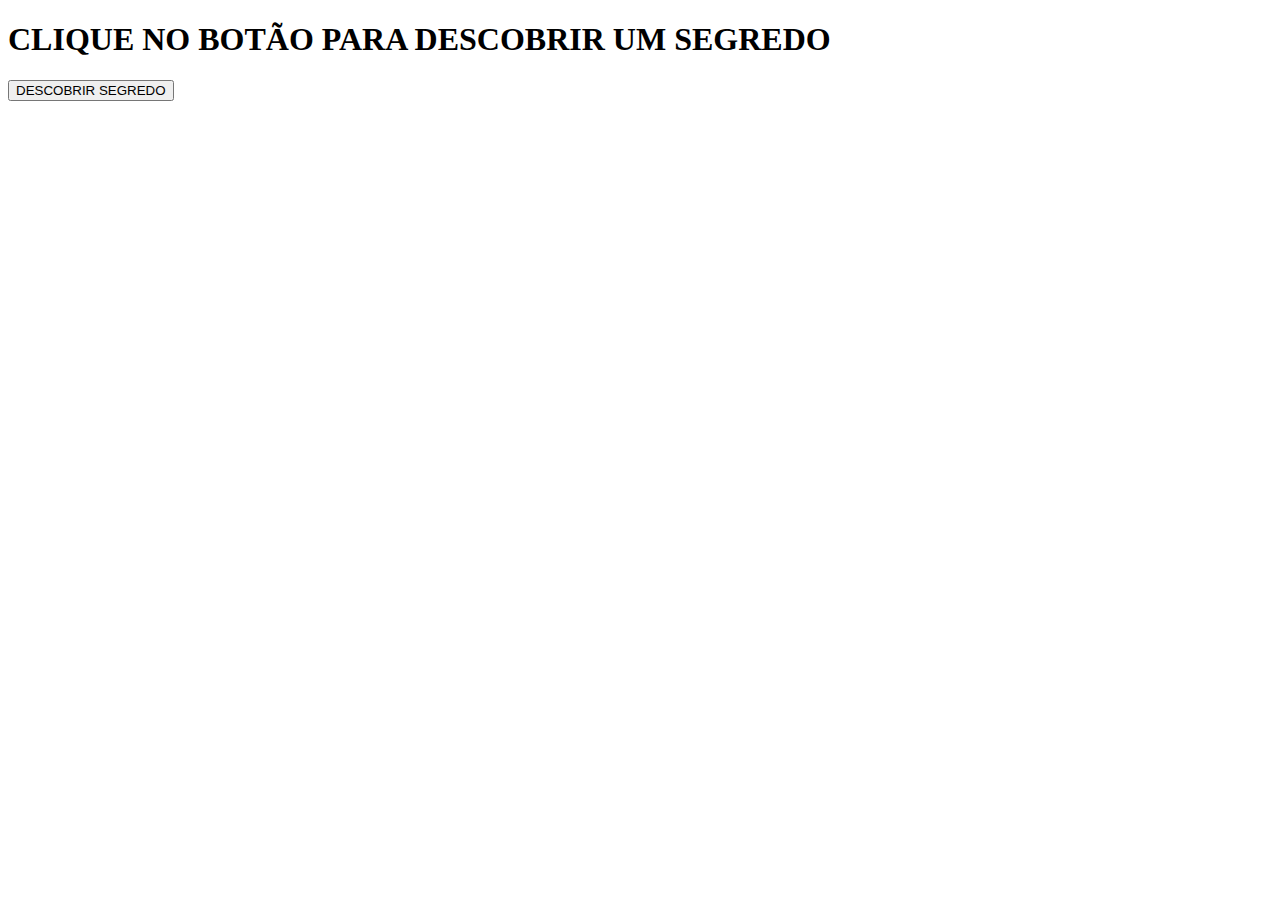
<file: index.html>
<!DOCTYPE html>
<html lang="pt-br">
  <head>
    <meta charset="UTF-8" />
    <meta http-equiv="X-UA-Compatible" content="IE=edge" />
    <meta name="viewport" content="width=device-width, initial-scale=1.0" />
    <title>Depressão</title>

    <link rel="stylesheet" href="./styles.css" />
  </head>
  <body>
    <h1>CLIQUE NO BOTÃO PARA DESCOBRIR UM SEGREDO</h1>
    <h1 id="hidden" style="display: none">AAAAAAAAAAAAAAAAAAAAA TO COM DEPRESSÃO</h1>
    <button id="segredo">DESCOBRIR SEGREDO</button>
    <script>
      window.onload = function () {
        document.getElementById('segredo').addEventListener('click', function () {
          document.getElementById('hidden').style.display = 'block';
        });
      };
    </script>
  </body>
</html>
</file>
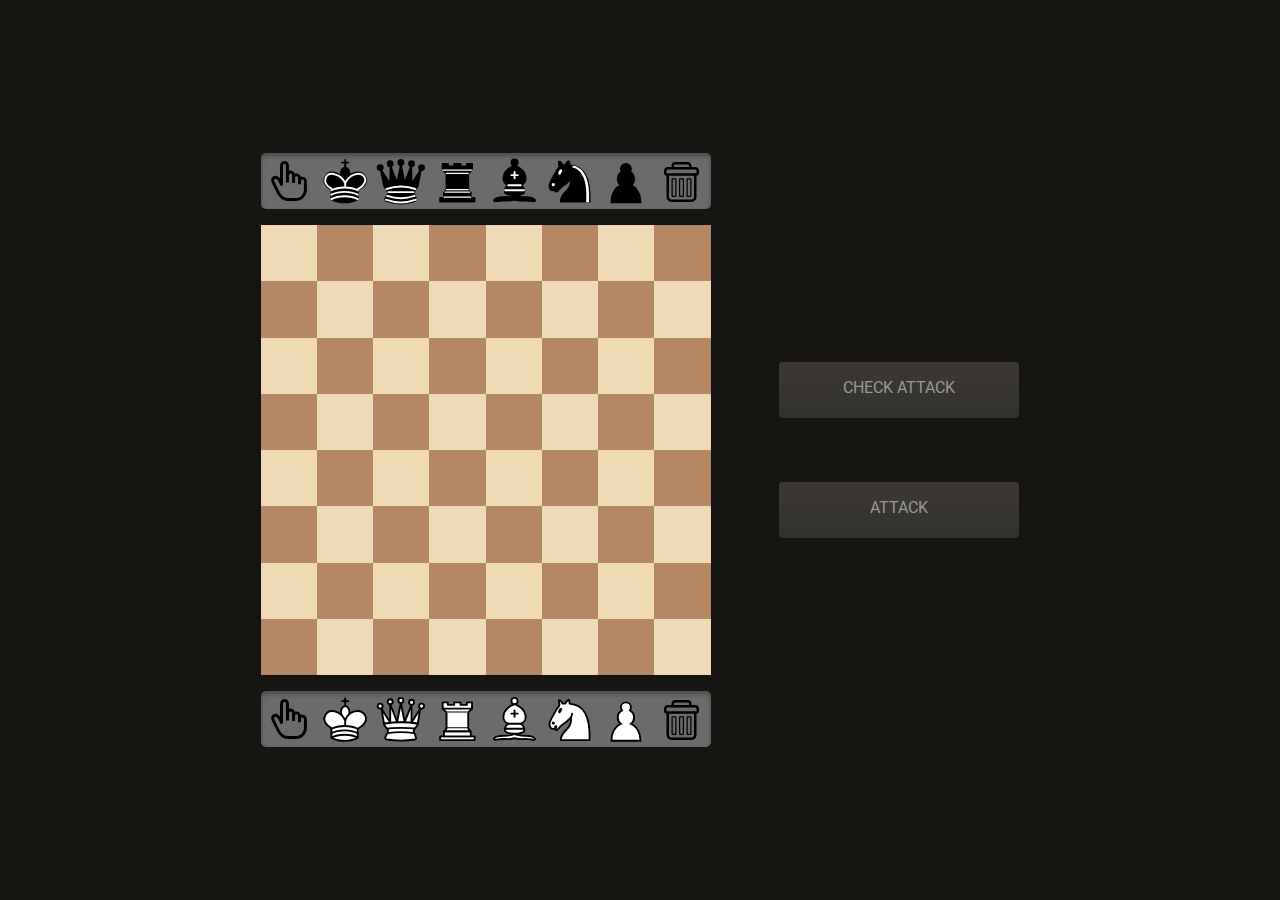
<file: chess-board-editor/index.html>
<!DOCTYPE html>
<html lang="en">
  <head>
    <meta charset="UTF-8" />
    <meta http-equiv="X-UA-Compatible" content="IE=edge" />
    <meta name="viewport" content="width=device-width, initial-scale=1.0" />
    <link rel="stylesheet" href="style.css" />

    <title>Chess Board Editor</title>
  </head>

  <body>
    <main>
      <section class="board-section">
        <div class="selector">
          <div class="selector-piece" pointer></div>
          <div class="selector-piece" piece="black-king"></div>
          <div class="selector-piece" piece="black-queen"></div>
          <div class="selector-piece" piece="black-rook"></div>
          <div class="selector-piece" piece="black-bishop"></div>
          <div class="selector-piece" piece="black-knight"></div>
          <div class="selector-piece" piece="black-pawn"></div>
          <div class="selector-piece" trash></div>
        </div>

        <div class="board"></div>

        <div class="selector">
          <div class="selector-piece" pointer></div>
          <div class="selector-piece" piece="white-king"></div>
          <div class="selector-piece" piece="white-queen"></div>
          <div class="selector-piece" piece="white-rook"></div>
          <div class="selector-piece" piece="white-bishop"></div>
          <div class="selector-piece" piece="white-knight"></div>
          <div class="selector-piece" piece="white-pawn"></div>
          <div class="selector-piece" trash></div>
        </div>
      </section>

      <section class="buttons-section">
        <div class="button" id="check-attack">CHECK ATTACK</div>
        <div class="button" id="attack">ATTACK</div>
      </section>
    </main>

    <script src="./main.js"></script>
  </body>
</html>
</file>
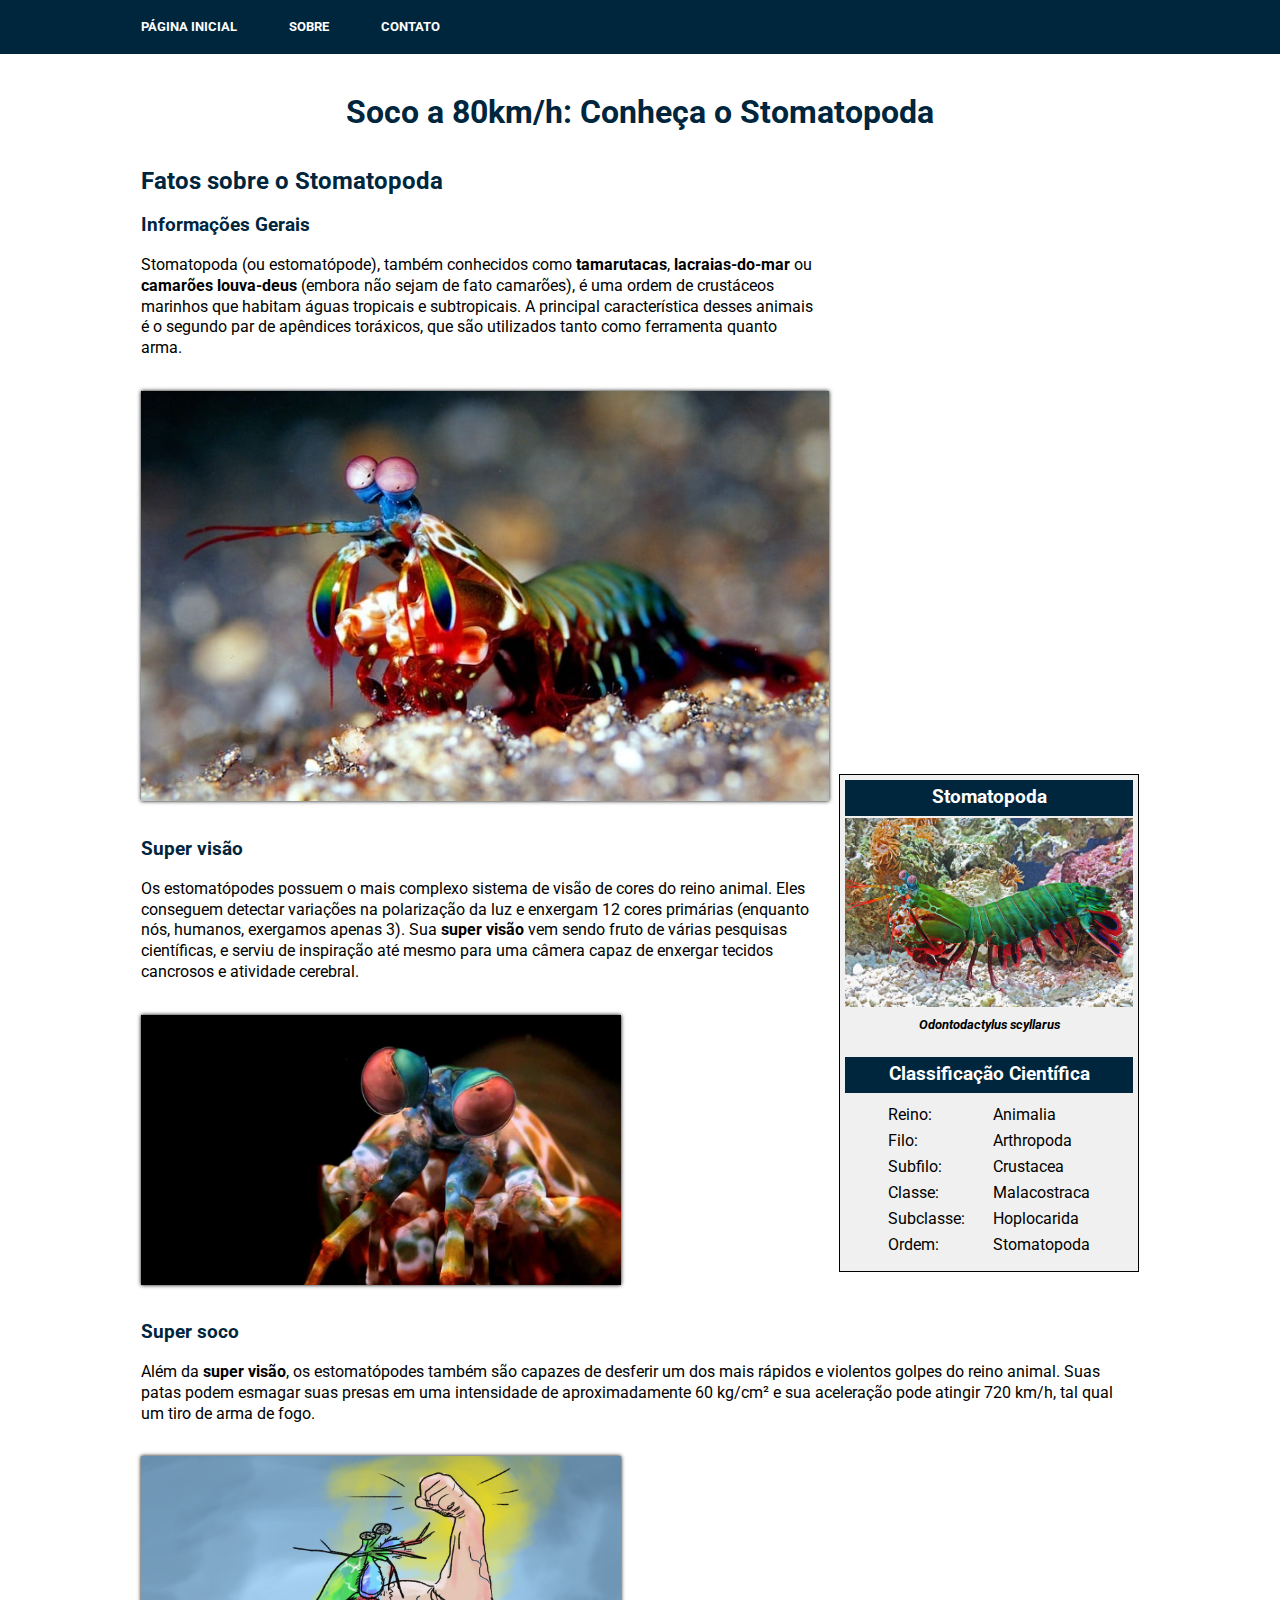
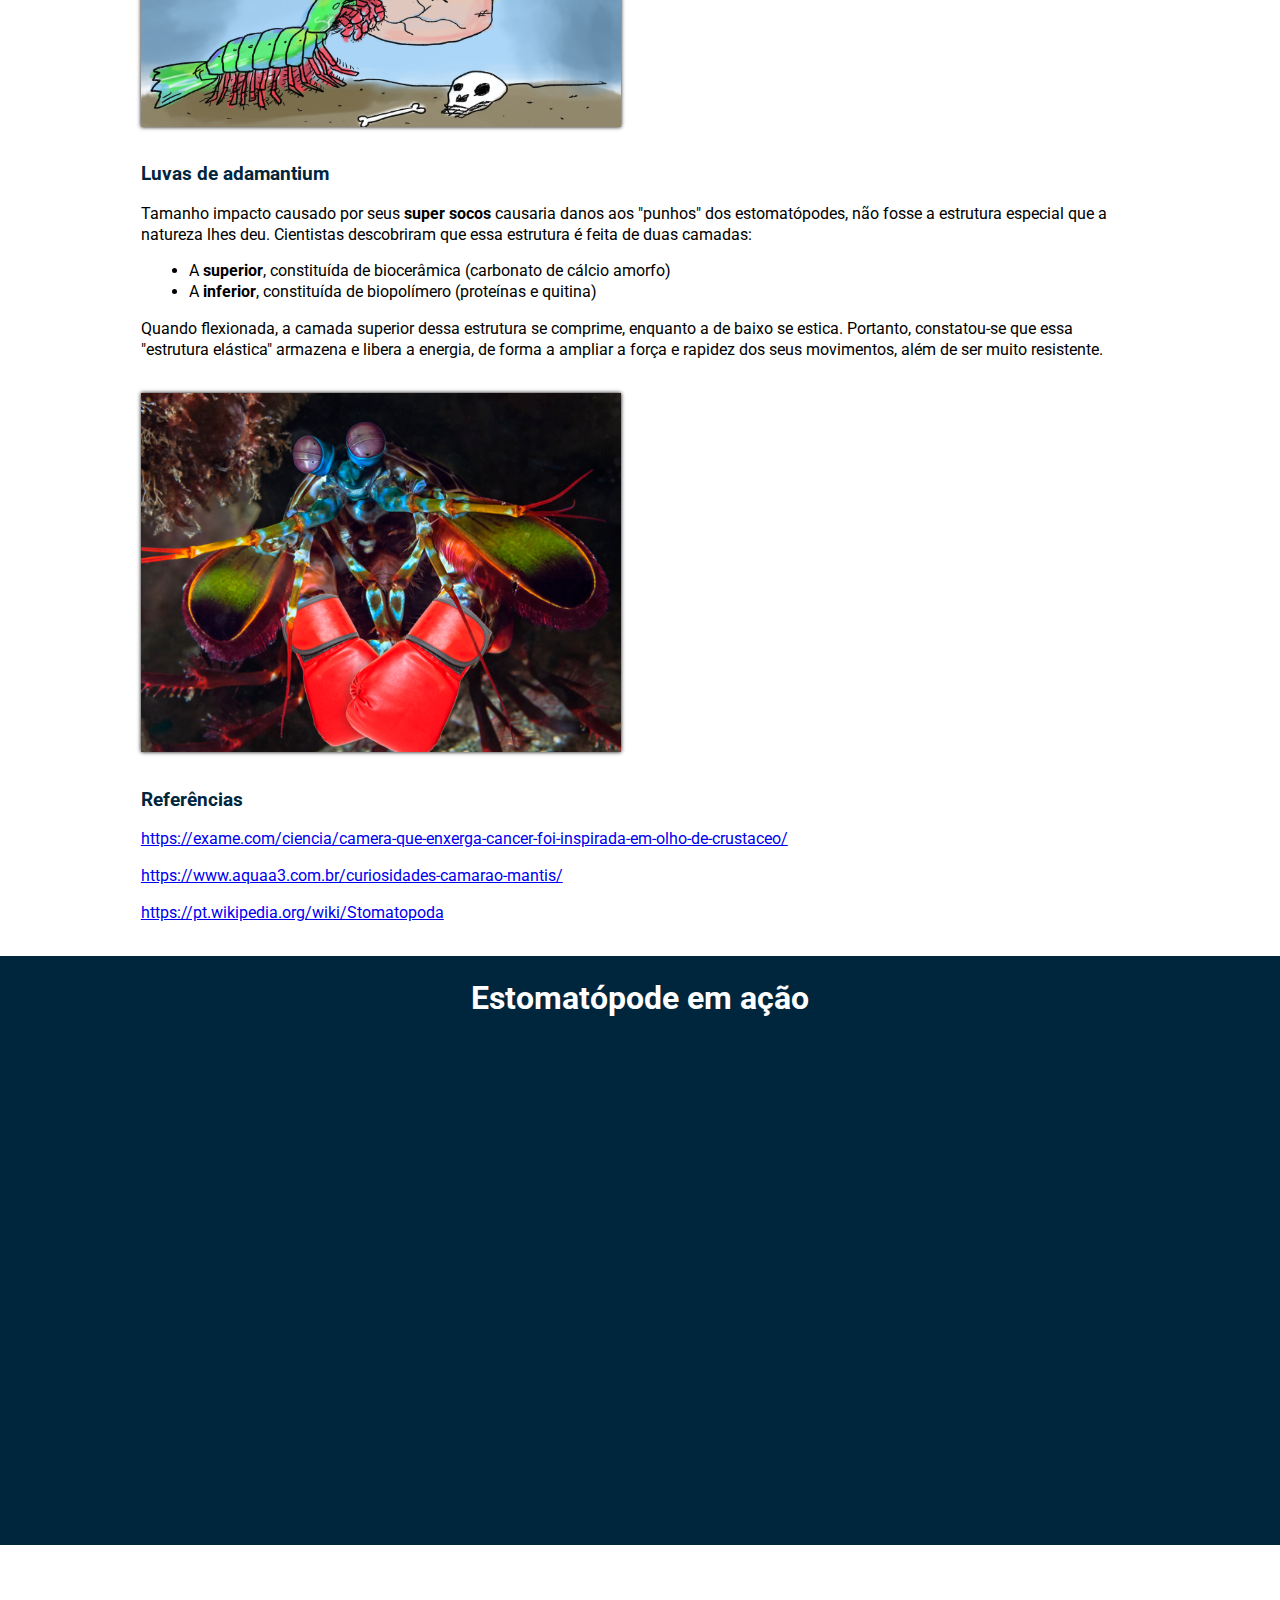
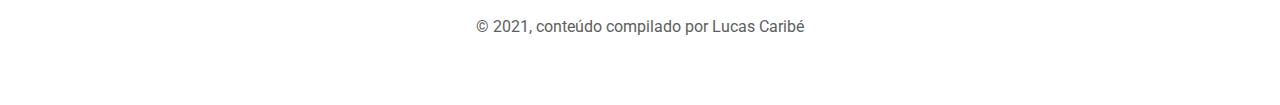
<file: introducao-a-html-e-css.4/index.html>
<!DOCTYPE html>
<html lang="pt-br">

<head>
    <meta charset="UTF-8" />
    <meta name="viewport" content="width=device-width" />
    <link rel="stylesheet" href="style.css">
    <link rel="preload">
    <title>Stomatopoda</title>
</head>

<body>
    <header>
        <nav>
            <ul class="nav-content container">
                <li><a href="#">Página Inicial</a></li>
                <li><a href="#">Sobre</a></li>
                <li><a href="#">Contato</a></li>
            </ul>
        </nav>

        <h1>Soco a 80km/h: Conheça o Stomatopoda</h1>
    </header>

    <main>
        <article class="container">
            <h2>Fatos sobre o Stomatopoda</h2>

            <section class="general-info">
                <h3>Informações Gerais</h3>

                <p>
                    Stomatopoda (ou estomatópode), também conhecidos como <strong>tamarutacas</strong>,
                    <strong>lacraias-do-mar</strong> ou <strong>camarões louva-deus</strong>
                    (embora não sejam de fato camarões), é uma ordem de crustáceos marinhos que habitam águas tropicais
                    e subtropicais. A principal característica desses animais é o segundo par de apêndices toráxicos,
                    que são utilizados tanto como ferramenta quanto arma.
                </p>

                <img src="./assets/mantisshrimp-cover.jpg" alt="Mantis Shrimp">

                <aside class="scientific-info">
                    <table class="info-table">
                        <tr><th class="name">Stomatopoda</th></tr>
                        <tr><th><img class="mantis-image" src="./assets/mantisshrimp.jpg" alt="Mantis Shrimp"></th></tr>
                        <tr><th class="scientific-name"><em>Odontodactylus scyllarus</em></th></tr>
                        <tr><th class="scientific-classification">Classificação Científica</th></tr>
                        <tr>
                            <td class="classification">
                                <table class="classification-table">
                                    <tr>
                                        <td>Reino:</td>
                                        <td>Animalia</td>
                                    </tr>
                                    <tr>
                                        <td>Filo:</td>
                                        <td>Arthropoda</td>
                                    </tr>
                                    <tr>
                                        <td>Subfilo:</td>
                                        <td>Crustacea</td>
                                    </tr>
                                    <tr>
                                        <td>Classe:</td>
                                        <td>Malacostraca</td>
                                    </tr>
                                    <tr>
                                        <td>Subclasse:</td>
                                        <td>Hoplocarida</td>
                                    </tr>
                                    <tr>
                                        <td>Ordem:</td>
                                        <td>Stomatopoda</td>
                                    </tr>
                                </table>
                            </td>
                        </tr>
                    </table>
                </aside>
            </section>

            <section class="super-vision">
                <h3>Super visão</h3>

                <p>
                    Os estomatópodes possuem o mais complexo sistema de visão de cores do reino animal. 
                    Eles conseguem detectar variações na polarização da luz e enxergam 12 cores primárias 
                    (enquanto nós, humanos, exergamos apenas 3). Sua <strong>super visão</strong> vem sendo 
                    fruto de várias pesquisas científicas, e serviu de inspiração até mesmo para uma câmera capaz 
                    de enxergar tecidos cancrosos e atividade cerebral.
                </p>

                <img src="./assets/vision.jpg" alt="Mantis Shrimp eyes">
            </section>

            <section class="super-punch">
                <h3>Super soco</h3>

                <p>
                    Além da <strong>super visão</strong>, os estomatópodes também são capazes de desferir um dos mais 
                    rápidos e violentos golpes do reino animal. Suas patas podem esmagar suas presas em uma intensidade 
                    de aproximadamente 60 kg/cm² e sua aceleração pode atingir 720 km/h, tal qual um tiro de arma de fogo.
                </p>

                <img src="./assets/shrimppunch.jpeg" alt="Mantis Shrimp with strong arms">
            </section>

            <section class="adamantium-gloves">
                <h3>Luvas de adamantium</h3>

                <p>
                    Tamanho impacto causado por seus <strong>super socos</strong> causaria danos aos "punhos" 
                    dos estomatópodes, não fosse a estrutura especial que a natureza lhes deu. 
                    Cientistas descobriram que essa estrutura é feita de duas camadas:
                </p>
                
                <ul>
                    <li>A <strong>superior</strong>, constituída de biocerâmica (carbonato de cálcio amorfo)</li>
                    <li>A <strong>inferior</strong>, constituída de biopolímero (proteínas e quitina)</li>
                </ul>
                
                <p>
                    Quando flexionada, a camada superior dessa estrutura se comprime, enquanto a de baixo se estica. 
                    Portanto, constatou-se que essa "estrutura elástica" armazena e libera a energia, de forma a ampliar 
                    a força e rapidez dos seus movimentos, além de ser muito resistente.
                </p>

                <img src="./assets/gloves.png" alt="Mantis Shrimp in gloves">
            </section>

            <section class="references">
                <h3>Referências</h3>

                <a href="https://exame.com/ciencia/camera-que-enxerga-cancer-foi-inspirada-em-olho-de-crustaceo/">
                    https://exame.com/ciencia/camera-que-enxerga-cancer-foi-inspirada-em-olho-de-crustaceo/
                </a>

                <a href="https://www.aquaa3.com.br/curiosidades-camarao-mantis/">
                    https://www.aquaa3.com.br/curiosidades-camarao-mantis/
                </a>

                <a href="https://pt.wikipedia.org/wiki/Stomatopoda">
                    https://pt.wikipedia.org/wiki/Stomatopoda
                </a>
            </section>
        </article>

        <section class="video-section">
            <h1>Estomatópode em ação</h1>

            <iframe 
                width="802" 
                height="451" 
                src="https://www.youtube.com/embed/E0Li1k5hGBE" 
                title="YouTube video player" 
                frameborder="0" 
                allow="accelerometer; autoplay; clipboard-write; encrypted-media; gyroscope; picture-in-picture" 
                allowfullscreen
            >
            </iframe>
        </section>
    </main>

    <footer>
        <p>&#169; 2021, conteúdo compilado por Lucas Caribé</p>
    </footer>
</body>

</html>
</file>
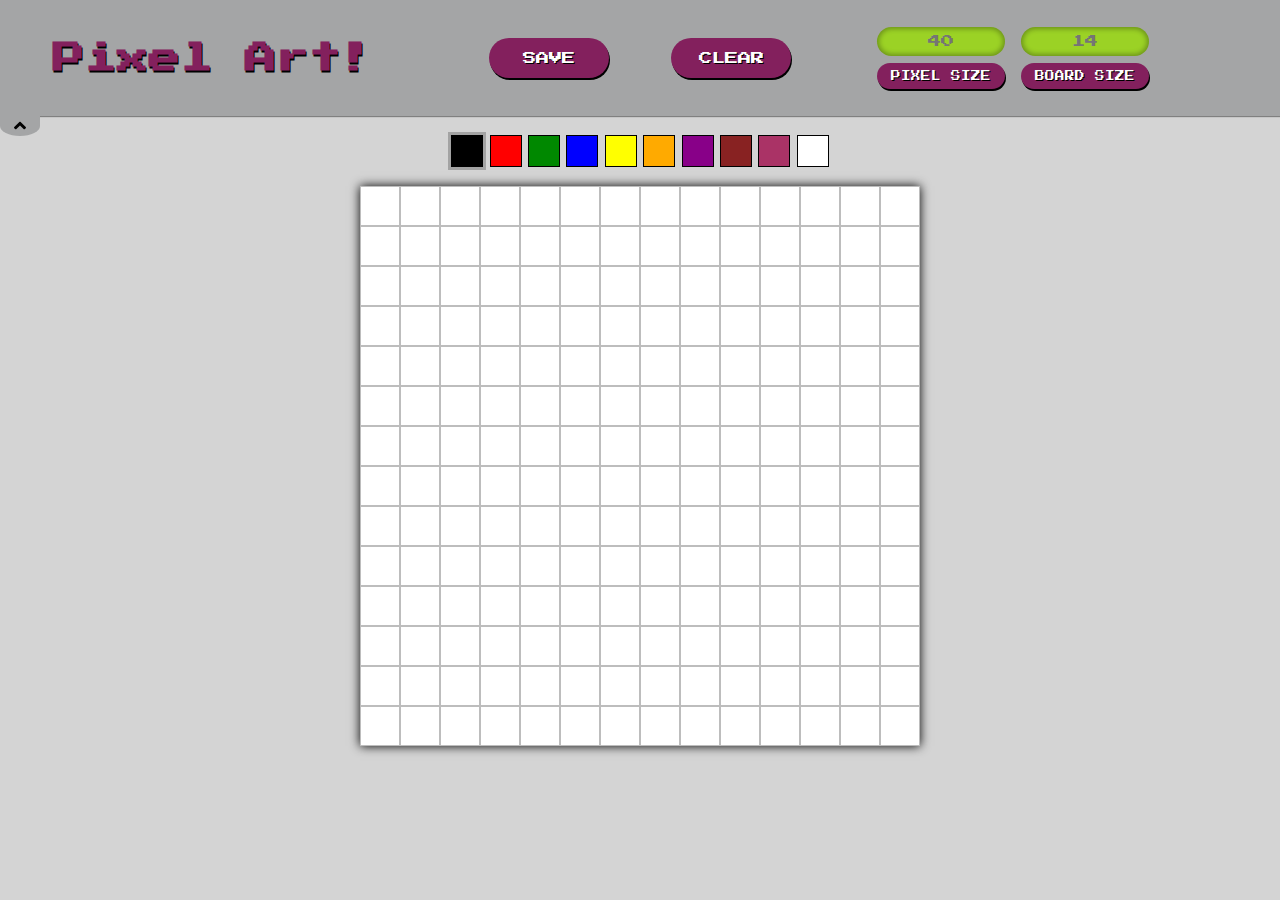
<file: pixel-art/index.html>
<!DOCTYPE html>
<html lang="en">
	<head>
		<meta charset="UTF-8" />
		<meta http-equiv="X-UA-Compatible" content="IE=edge" />
		<meta name="viewport" content="width=device-width, initial-scale=1.0" />
		<title>Pixel Art</title>

		<link rel="icon" type="image/png" href="./favicon.png" />
		<link rel="stylesheet" href="style.css" />
		<script src="script.js"></script>
	</head>
	<body ondragstart="return false;">
		<header>
			<h1 id="title">Pixel Art!</h1>

			<section class="main-buttons">
				<button id="save-board">SAVE</button>
				<button id="clear-board">CLEAR</button>
			</section>

			<section class="inputs">
				<section class="pixel-inputs">
					<input
						type="text"
						inputmode="numeric"
						pattern="[0-9]*"
						id="pixel-size"
					/>
					<button id="change-pixel-size">PIXEL SIZE</button>
				</section>
				<section class="board-inputs">
					<input
						type="text"
						inputmode="numeric"
						pattern="[0-9]*"
						id="board-size"
					/>
					<button id="generate-board">BOARD SIZE</button>
				</section>
			</section>
			<span class="arrow"></span>
		</header>

		<main>
			<section id="color-palette">
				<div class="palette-tooltip">right-click to edit</div>
			</section>
			<section id="pixel-board"></section>
		</main>
	</body>
</html>
</file>
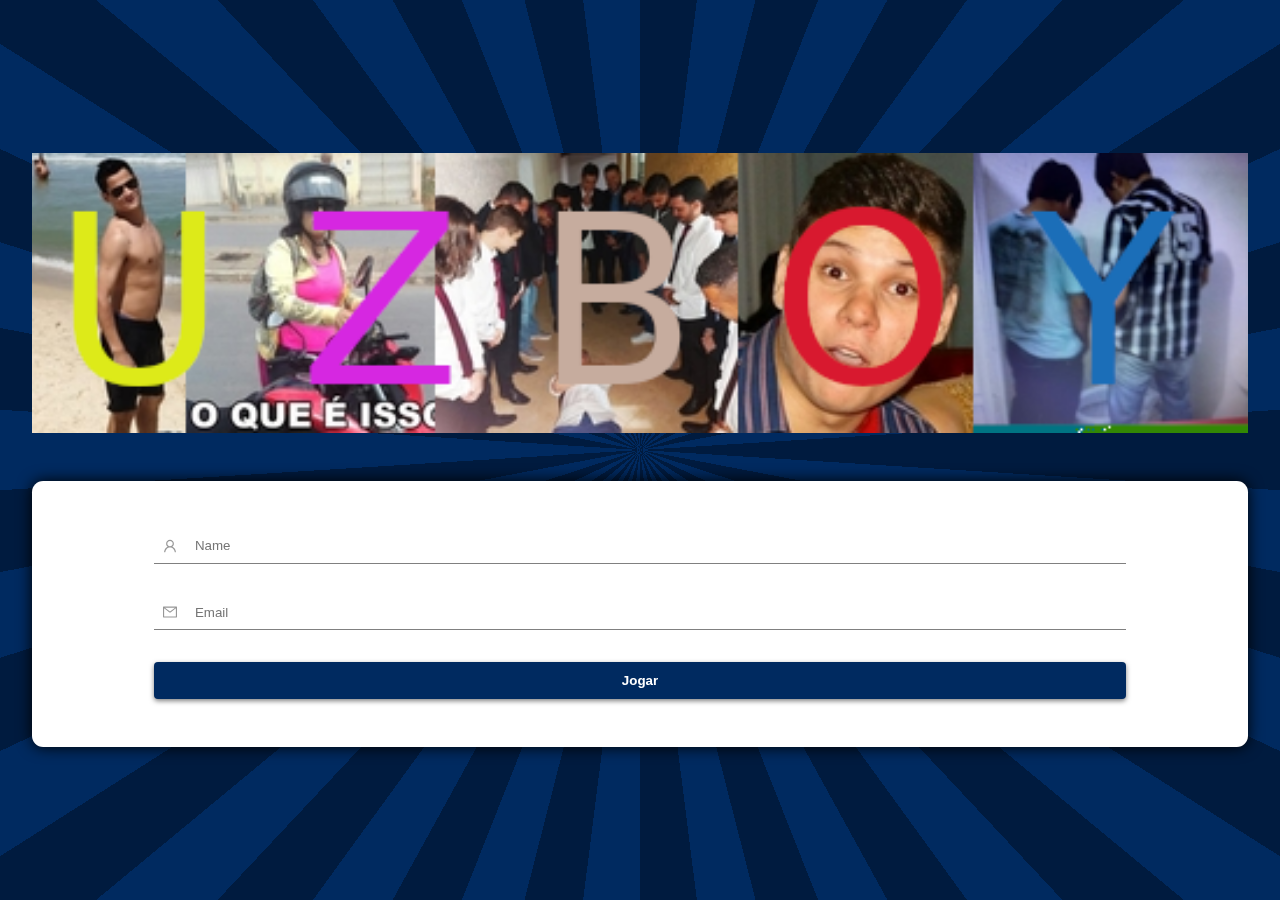
<file: quiz-duzboy/index.html>
<!doctype html><html lang="en"><head><meta charset="utf-8"/><link rel="icon" href="/quiz-duzboy/favicon.ico"/><meta name="viewport" content="width=device-width,initial-scale=1"/><meta name="theme-color" content="#000000"/><meta name="description" content="Web site created using create-react-app"/><link href="https://fonts.googleapis.com/css?family=Roboto&display=swap" rel="stylesheet"><link rel="apple-touch-icon" href="/quiz-duzboy/logo192.png"/><link rel="manifest" href="/quiz-duzboy/manifest.json"/><title>React App</title><link href="/quiz-duzboy/static/css/main.008aebe4.chunk.css" rel="stylesheet"></head><body><noscript>You need to enable JavaScript to run this app.</noscript><div id="root"></div><script>!function(a){function e(e){for(var t,r,n=e[0],o=e[1],u=e[2],i=0,l=[];i<n.length;i++)r=n[i],Object.prototype.hasOwnProperty.call(p,r)&&p[r]&&l.push(p[r][0]),p[r]=0;for(t in o)Object.prototype.hasOwnProperty.call(o,t)&&(a[t]=o[t]);for(s&&s(e);l.length;)l.shift()();return c.push.apply(c,u||[]),f()}function f(){for(var e,t=0;t<c.length;t++){for(var r=c[t],n=!0,o=1;o<r.length;o++){var u=r[o];0!==p[u]&&(n=!1)}n&&(c.splice(t--,1),e=i(i.s=r[0]))}return e}var r={},p={1:0},c=[];function i(e){if(r[e])return r[e].exports;var t=r[e]={i:e,l:!1,exports:{}};return a[e].call(t.exports,t,t.exports,i),t.l=!0,t.exports}i.m=a,i.c=r,i.d=function(e,t,r){i.o(e,t)||Object.defineProperty(e,t,{enumerable:!0,get:r})},i.r=function(e){"undefined"!=typeof Symbol&&Symbol.toStringTag&&Object.defineProperty(e,Symbol.toStringTag,{value:"Module"}),Object.defineProperty(e,"__esModule",{value:!0})},i.t=function(t,e){if(1&e&&(t=i(t)),8&e)return t;if(4&e&&"object"==typeof t&&t&&t.__esModule)return t;var r=Object.create(null);if(i.r(r),Object.defineProperty(r,"default",{enumerable:!0,value:t}),2&e&&"string"!=typeof t)for(var n in t)i.d(r,n,function(e){return t[e]}.bind(null,n));return r},i.n=function(e){var t=e&&e.__esModule?function(){return e.default}:function(){return e};return i.d(t,"a",t),t},i.o=function(e,t){return Object.prototype.hasOwnProperty.call(e,t)},i.p="/quiz-duzboy/";var t=this["webpackJsonptrivia-test"]=this["webpackJsonptrivia-test"]||[],n=t.push.bind(t);t.push=e,t=t.slice();for(var o=0;o<t.length;o++)e(t[o]);var s=n;f()}([])</script><script src="/quiz-duzboy/static/js/2.b84c2cb5.chunk.js"></script><script src="/quiz-duzboy/static/js/main.26febdef.chunk.js"></script></body></html>
</file>
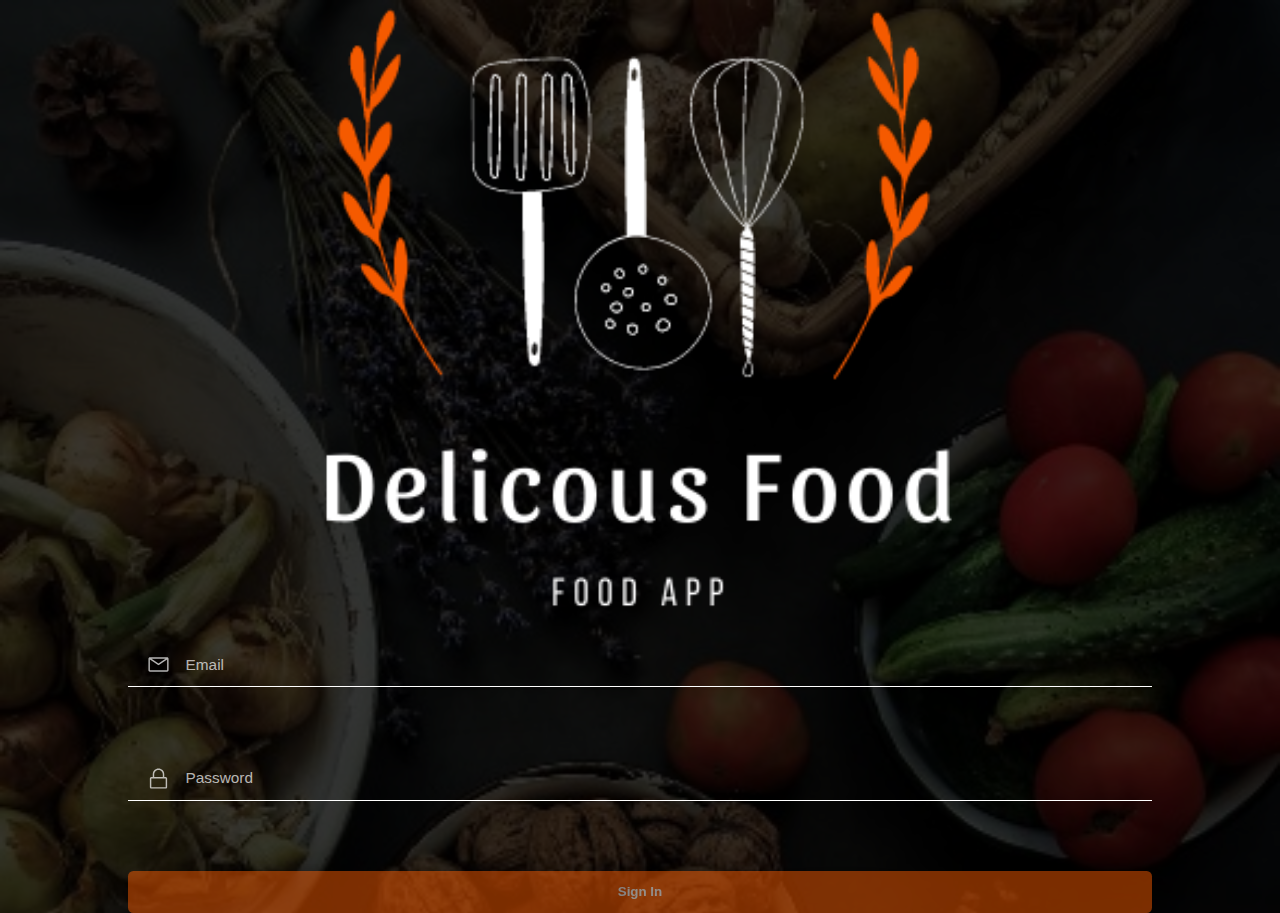
<file: recipes-app/index.html>
<!doctype html><html lang="en"><head><meta charset="utf-8"/><link rel="icon" href="/recipes-app/favicon.ico"/><meta name="viewport" content="width=device-width,initial-scale=1"/><meta name="theme-color" content="#000000"/><meta name="description" content="Recipes App - By Lucas Caribé"/><link rel="apple-touch-icon" href="/recipes-app/logo192.png"/><link rel="preconnect" href="https://fonts.googleapis.com"/><link rel="preconnect" href="https://fonts.gstatic.com" crossorigin/><link href="https://fonts.googleapis.com/css2?family=Arimo:wght@400;500;700&family=Cookie&display=swap" rel="preload" as="style"/><link href="https://fonts.googleapis.com/css2?family=Arimo:wght@400;500;700&family=Cookie&display=swap" rel="stylesheet"/><link rel="manifest" href="/recipes-app/manifest.json"/><link href="https://fonts.googleapis.com/css?family=Montserrat&display=swap" rel="stylesheet"/><title>Recipes App</title><link href="/recipes-app/static/css/main.78336932.chunk.css" rel="stylesheet"></head><body><noscript>You need to enable JavaScript to run this app.</noscript><div id="root"></div><script>!function(e){function r(r){for(var n,u,i=r[0],a=r[1],l=r[2],f=0,s=[];f<i.length;f++)u=i[f],Object.prototype.hasOwnProperty.call(o,u)&&o[u]&&s.push(o[u][0]),o[u]=0;for(n in a)Object.prototype.hasOwnProperty.call(a,n)&&(e[n]=a[n]);for(c&&c(r);s.length;)s.shift()();return p.push.apply(p,l||[]),t()}function t(){for(var e,r=0;r<p.length;r++){for(var t=p[r],n=!0,i=1;i<t.length;i++){var a=t[i];0!==o[a]&&(n=!1)}n&&(p.splice(r--,1),e=u(u.s=t[0]))}return e}var n={},o={1:0},p=[];function u(r){if(n[r])return n[r].exports;var t=n[r]={i:r,l:!1,exports:{}};return e[r].call(t.exports,t,t.exports,u),t.l=!0,t.exports}u.m=e,u.c=n,u.d=function(e,r,t){u.o(e,r)||Object.defineProperty(e,r,{enumerable:!0,get:t})},u.r=function(e){"undefined"!=typeof Symbol&&Symbol.toStringTag&&Object.defineProperty(e,Symbol.toStringTag,{value:"Module"}),Object.defineProperty(e,"__esModule",{value:!0})},u.t=function(e,r){if(1&r&&(e=u(e)),8&r)return e;if(4&r&&"object"==typeof e&&e&&e.__esModule)return e;var t=Object.create(null);if(u.r(t),Object.defineProperty(t,"default",{enumerable:!0,value:e}),2&r&&"string"!=typeof e)for(var n in e)u.d(t,n,function(r){return e[r]}.bind(null,n));return t},u.n=function(e){var r=e&&e.__esModule?function(){return e.default}:function(){return e};return u.d(r,"a",r),r},u.o=function(e,r){return Object.prototype.hasOwnProperty.call(e,r)},u.p="/recipes-app/";var i=this["webpackJsonprecipes-app-test"]=this["webpackJsonprecipes-app-test"]||[],a=i.push.bind(i);i.push=r,i=i.slice();for(var l=0;l<i.length;l++)r(i[l]);var c=a;t()}([])</script><script src="/recipes-app/static/js/2.39ea52e7.chunk.js"></script><script src="/recipes-app/static/js/main.e3fd1f9a.chunk.js"></script></body></html>
</file>
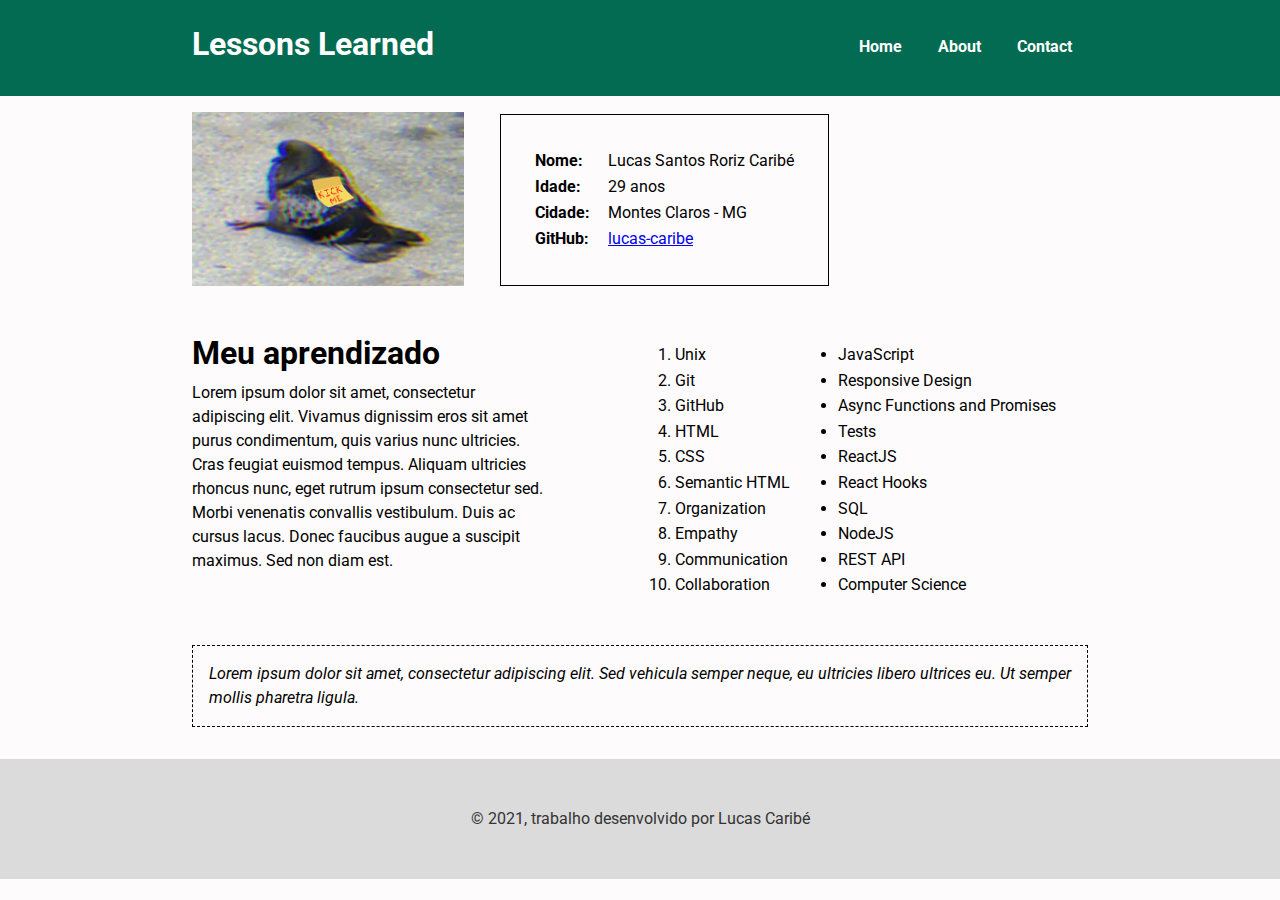
<file: projects/sd-013-b-project-lessons-learned/index.html>
<!DOCTYPE html>
<html lang="pt-br">

<head>
	<meta charset="UTF-8">
	<meta http-equiv="X-UA-Compatible" content="IE=edge">
	<meta name="viewport" content="width=device-width, initial-scale=1.0">
	<link rel="stylesheet" href="style.css">

	<title>Lessons Learned</title>
</head>

<body>
	<header id="cabecalho">
		<div class="header-content container">
			<h1 id="titulo">Lessons Learned</h1>

			<nav>
				<ul class="nav-content">
					<li><a href="#">Home</a></li>
					<li><a href="#">About</a></li>
					<li><a href="#">Contact</a></li>
				</ul>
			</nav>
		</div>
	</header>

	<main>
		<section class="main-content container">
			<section id="informacoes">
				<img 
					id="minha_foto" 
					src="./minha_foto.jpg" 
					alt="Eu sentado, curtindo a vida"
				>
	
				<table>
					<tr>
						<th>Nome:</th>
						<td>Lucas Santos Roriz Caribé</td>
					</tr>
					<tr>
						<th>Idade:</th>
						<td>29 anos</td>
					</tr>
					<tr>
						<th>Cidade:</th>
						<td>Montes Claros - MG</td>
					</tr>
					<tr>
						<th>GitHub:</th>
						<td><a href="https://github.com/lucas-caribe" target="_blank">lucas-caribe</a></td>
					</tr>
				</table>
			</section>

			<div class="main-block">
				<section id="artigo-principal" class="lado-esquerdo">
					<h1>Meu aprendizado</h1>

					<article>
						<p>
							Lorem ipsum dolor sit amet, consectetur adipiscing elit. Vivamus dignissim eros sit amet purus condimentum, 
							quis varius nunc ultricies. Cras feugiat euismod tempus. Aliquam ultricies rhoncus nunc, eget rutrum ipsum 
							consectetur sed. Morbi venenatis convallis vestibulum. Duis ac cursus lacus. Donec faucibus augue a suscipit 
							maximus. Sed non diam est. 
						</p>
					</article>
				</section>

				<section id="licoes" class="lado-direito">
					<ol id="licoes_aprendidas">
						<li>Unix</li>
						<li>Git</li>
						<li>GitHub</li>
						<li>HTML</li>
						<li>CSS</li>
						<li>Semantic HTML</li>
						<li>Organization</li>
						<li>Empathy</li>
						<li>Communication</li>
						<li>Collaboration</li>
					</ol>

					<ul id="licoes_a_aprender">
						<li>JavaScript</li>
						<li>Responsive Design</li>
						<li>Async Functions and Promises</li>
						<li>Tests</li>
						<li>ReactJS</li>
						<li>React Hooks</li>
						<li>SQL</li>
						<li>NodeJS</li>
						<li>REST API</li>
						<li>Computer Science</li>
					</ul>
				</section>
			</div>
		</section>

	</main>
	
	<aside class="container">
		<p>
			Lorem ipsum dolor sit amet, consectetur adipiscing elit. 
			Sed vehicula semper neque, eu ultricies libero ultrices eu. Ut semper mollis pharetra ligula. 
		</p>
	</aside>

	<footer id="rodape">
		<p>© 2021, trabalho desenvolvido por Lucas Caribé</p>
	</footer>
</body>

</html>
</file>
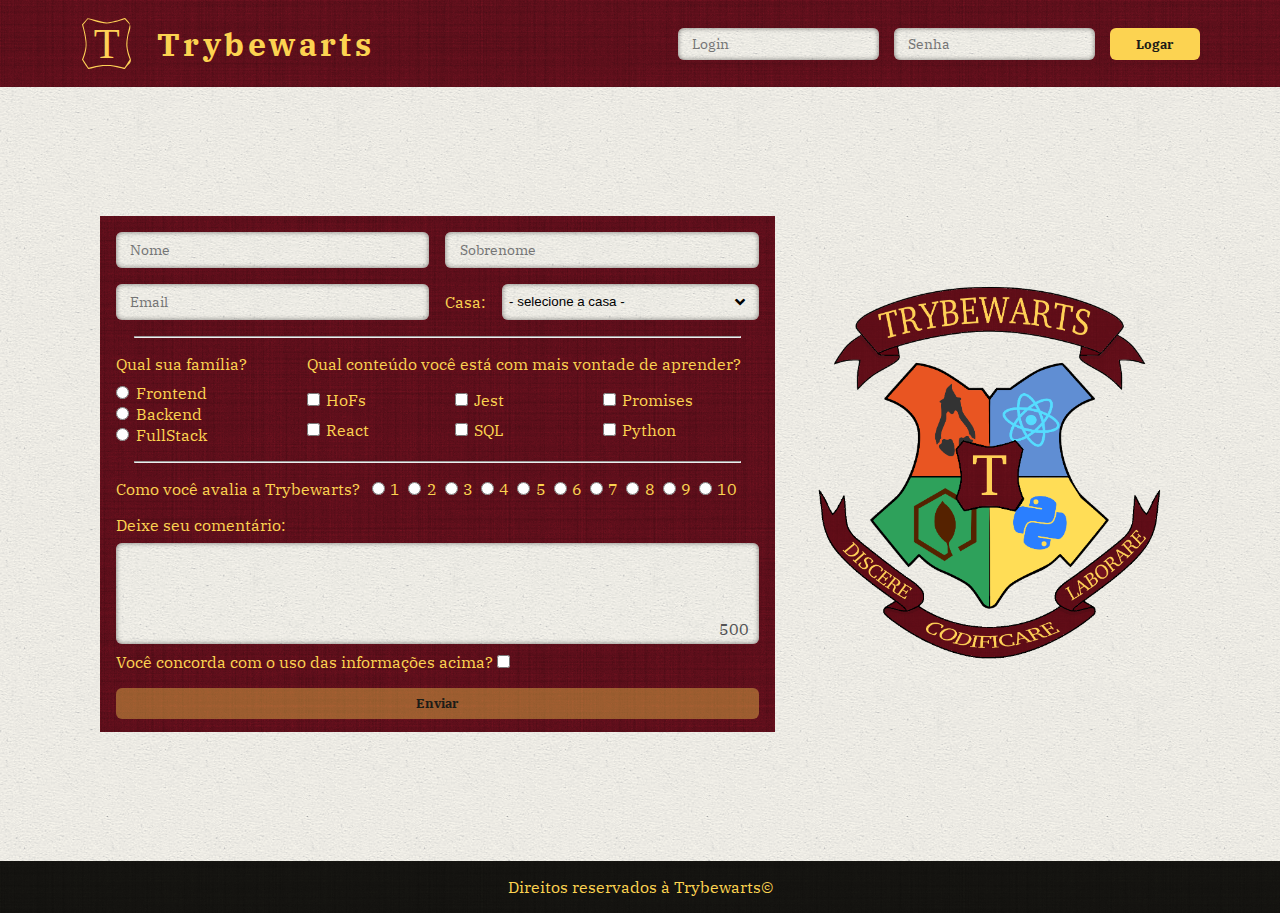
<file: projects/sd-013-b-project-trybewarts/index.html>
<!DOCTYPE html>
<html lang="pt-br">
  <head>
    <meta charset="UTF-8" />
    <meta http-equiv="X-UA-Compatible" content="IE=edge" />
    <meta name="viewport" content="width=device-width, initial-scale=1.0" />
    <title>Trybewarts</title>

    <link rel="preconnect" href="https://fonts.googleapis.com" />
    <link rel="preconnect" href="https://fonts.gstatic.com" />
    <link
      href="https://fonts.googleapis.com/css2?family=IBM+Plex+Serif:wght@400;700&display=swap"
      rel="stylesheet"
    />
    <link rel="stylesheet" href="./style.css" />
    <link
      rel="preload"
      href="./Z003-MediumItalic.ttf"
      as="font"
      crossorigin="anonymous"
    />
    <link
      rel="shortcut icon"
      href="./images/trybewarts-colored-2.png"
      type="image/png"
    />
    <link
      rel="stylesheet"
      href="https://cdnjs.cloudflare.com/ajax/libs/font-awesome/5.15.3/css/all.min.css"
    />
    <script src="./libs/validation-helpers.js"></script>
    <script src="./script.js"></script>
  </head>

  <body>
    <svg style="position: absolute; top: 0; left: 0">
      <filter id="paper-filter">
        <feturbulence
          x="0"
          y="0"
          baseFrequency="0.02"
          numOctaves="5"
          seed="1"
        ></feturbulence>
        <feDisplacementMap in="SourceGraphic" scale="20" />
      </filter>
    </svg>
    <header class="header">
      <div class="header-content">
        <div class="logo-container">
          <img
            src="images/trybewarts-header-logo.svg"
            class="trybewarts-header-logo"
            alt="logo trybe warts"
          />
          <h1 id="trybewarts-header-title">Trybewarts</h1>
        </div>
        <form class="trybewarts-login">
          <input id="login-input" type="text" placeholder="Login" />
          <input id="password-input" type="password" placeholder="Senha" />
          <button id="login-button" type="submit">Logar</button>
        </form>
      </div>
    </header>

    <main>
      <form class="evaluation-form">
        <!-- Primeira seção -->
        <div class="first-form-section">
          <input type="text" id="input-name" placeholder="Nome" />
          <input type="text" id="input-lastname" placeholder="Sobrenome" />
          <input type="text" id="input-email" placeholder="Email" />

          <div class="house-section">
            <label for="house">Casa:</label>
            <select name="house" id="house">
              <option hidden default selected>- selecione a casa -</option>
              <option id="gitnoria-house" value="Gitnória">Gitnória</option>
              <option id="reactpuff-house" value="Reactpuff">Reactpuff</option>
              <option id="corvinode-house" value="Corvinode">Corvinode</option>
              <option id="pytherina-house" value="Pytherina">Pytherina</option>
            </select>
            <i class="fa fa-angle-down"></i>
          </div>
        </div>
        <hr />

        <!-- Segunda seção -->
        <div class="second-form-section">
          <div class="family-section">
            <label id="label-family">Qual sua família?</label>
          </div>

          <div class="content-section">
            <label id="label-content">
              Qual conteúdo você está com mais vontade de aprender?
            </label>

            <div class="checkbox-section"></div>
          </div>
        </div>
        <hr />

        <!-- Terceira seção -->
        <div class="third-form-section">
          <div class="feedback-section">
            <label id="label-rate">Como você avalia a Trybewarts?</label>
          </div>

          <div class="text-container">
            <label for="textarea">Deixe seu comentário:</label>
            <textarea id="textarea" maxlength="500"></textarea>
            <div id="counter">500</div>
          </div>

          <div class="input-container">
            <label id="label-infos" for="agreement">
              Você concorda com o uso das informações acima?
            </label>
            <input type="checkbox" id="agreement" />
          </div>

          <button type="submit" id="submit-btn" disabled>Enviar</button>
        </div>
      </form>

      <div class="logo-section">
        <img
          id="trybewarts-forms-logo"
          src="images/trybewarts-colored-2.png"
          alt="Trybewarts Logo"
        />
      </div>
    </main>
    <footer>Direitos reservados à Trybewarts©</footer>
  </body>
</html>
</file>
<file: styles.css>
/*@import url('https://fonts.googleapis.com/css2?family=Montserrat:wght@400;700&display=swap');

body {
    background-color: #CDCDCD;
    font-family: Montserrat, sans-serif;
    text-align: center;
    width: 70%;
    margin: 0 auto;
    padding-bottom: 30px;
}

.my-name {
    font-size: 3em;
}

.navigation {
    text-align: left;
}

#profile-picture {
    border-radius: 50%;
}*/
</file>
<file: chess-board-editor/style.css>
@import url('https://fonts.googleapis.com/css2?family=Roboto&display=swap');

:root {
  --queen-position-x: -57px;
  --bishop-position-x: -113px;
  --knight-position-x: -170px;
  --rook-position-x: -227px;
  --pawn-position-x: -283px;

  --black-position-y: -57px;
}

* {
  padding: 0;
  margin: 0;
  box-sizing: border-box;
}

body {
  background: #161512;
  font-family: Roboto, 'sans-serif';
  display: flex;
}

main {
  padding: 1em 0;
  height: 100vh;
  width: 70%;
  margin: 0 auto;
  display: flex;
  justify-content: space-evenly;
}

/* board */
.board-section {
  display: flex;
  flex-direction: column;
  justify-content: center;
  align-items: center;
}

.board {
  margin: 1em 0;
  width: 450px;
  height: 450px;
  display: grid;
  grid-template-columns: repeat(8, 1fr);
  grid-template-rows: repeat(8, 1fr);
  box-shadow: 0 0 4px rgba(0, 0, 0, 0.39);
}

.light {
  background: #f0d9b5;
}

.dark {
  background: #b58863;
}

.square[highlighted] {
  box-shadow: inset 0 0 14px green;
}

.square[target] {
  box-shadow: inset 0 0 14px red;
}

/* pieces */
.square[piece],
.selector-piece[piece] {
  background-size: 340px;
  background-image: url('./assets/chess-pieces-sprite.svg');
}

.square[piece='white-king'],
.selector-piece[piece='white-king'] {
  background-position: 0 0;
}

.square[piece='black-king'],
.selector-piece[piece='black-king'] {
  background-position: 0 var(--black-position-y);
}

.square[piece='white-queen'],
.selector-piece[piece='white-queen'] {
  background-position: var(--queen-position-x) 0;
}

.square[piece='black-queen'],
.selector-piece[piece='black-queen'] {
  background-position: var(--queen-position-x) var(--black-position-y);
}

.square[piece='white-rook'],
.selector-piece[piece='white-rook'] {
  background-position: var(--rook-position-x) 0;
}

.square[piece='black-rook'],
.selector-piece[piece='black-rook'] {
  background-position: var(--rook-position-x) var(--black-position-y);
}

.square[piece='white-bishop'],
.selector-piece[piece='white-bishop'] {
  background-position: var(--bishop-position-x) 0;
}

.square[piece='black-bishop'],
.selector-piece[piece='black-bishop'] {
  background-position: var(--bishop-position-x) var(--black-position-y);
}

.square[piece='white-knight'],
.selector-piece[piece='white-knight'] {
  background-position: var(--knight-position-x) 0;
}

.square[piece='black-knight'],
.selector-piece[piece='black-knight'] {
  background-position: var(--knight-position-x) var(--black-position-y);
}

.square[piece='white-pawn'],
.selector-piece[piece='white-pawn'] {
  background-position: var(--pawn-position-x) 0;
}

.square[piece='black-pawn'],
.selector-piece[piece='black-pawn'] {
  background-position: var(--pawn-position-x) var(--black-position-y);
}

/* selectors */
.selector {
  width: 450px;
  height: 56px;
  display: grid;
  grid-template-columns: repeat(8, 1fr);
  grid-template-rows: 1fr;
  border-radius: 5px;
  background: #6b6b6b;
  box-shadow: 0 3px 5px rgba(0, 0, 0, 0.3) inset;
}

.selector-piece {
  transition: background-color 0.2s;
}

.selector-piece:hover {
  background-color: rgba(54, 146, 231, 0.2);
}

.selector-piece[selected] {
  background-color: rgba(54, 146, 231, 0.5);
}

/* trash-can */
.selector-piece[trash] {
  background-size: 35px;
  background-image: url('./assets/trash.svg');
  background-repeat: no-repeat;
  background-position: 10px 9px;
}

/* pointer */
.selector-piece[pointer] {
  background-size: 40px;
  background-image: url('./assets/pointer.svg');
  background-repeat: no-repeat;
  background-position: 8px 8px;
}

/* buttons */
.buttons-section {
  display: flex;
  flex-direction: column;
  justify-content: center;
}

.button {
	background: linear-gradient(to bottom, #3c3934, #33312e 100%);
	color: #999;
	width: 15em;
  height: 3.5em;
	margin: 2em 0;
	text-align: center;
	padding: 1em 0;
	border-radius: 4px;
	cursor: pointer;
	user-select: none;
}

.button:hover {
	background: linear-gradient(to bottom, #44413b, #3b3935 100%);
	color: #ccc;
}

.button:active {
	box-shadow: 0 0 12px #999;
	background: #d64f00;
	color: #fff;
	text-shadow: 0 1px 1px black !important;
}
</file>
<file: introducao-a-html-e-css.4/style.css>
@import url('https://fonts.googleapis.com/css2?family=Roboto:ital,wght@0,400;0,700;1,400&display=swap');

* {
    padding: 0;
    margin: 0;
    box-sizing: border-box;
}

body {
    font-display: optional;
    font-family: Roboto, sans-serif;
    font-size: 1em;
    line-height: 1.3em;
}

:is(h1, h2, h3) {
    color: #00263e;
}

.container {
    width: 70%;
    margin: auto;
}

@media only screen and (max-width: 1366px) {
    .container {
        width: 78%;
        margin: auto;
    }
}

/* header */

header {
    text-align: center;
}

header h1 {
    margin: 1.5em 0;
}

nav {
    background-color: #00263e;
    text-align: left;
}

.nav-content li {
    display: inline-block;
    padding: 1em 1.5em;
}

.nav-content li:first-child {
    padding-left: 0;
}

.nav-content li a {
    color: white;
    text-decoration: none;
    text-transform: uppercase;
    font-weight: bold;
    font-size: .8em;
    transition: color .2s;
}

.nav-content li a:hover {
    color: #00d100;
}

/* main content */

article h2, article h3 {
    margin-bottom: 1em;
}

.general-info > img {
    width: 43em;
    margin: 2em 0;
    box-shadow: 0 0 4px black;
}

.general-info p {
    max-width: 68%;
}

.super-vision img, .super-punch img, .adamantium-gloves img {
    margin: 2em 0;
    width: 30em;
    box-shadow: 0 0 4px black;
}

.adamantium-gloves ul {
    margin: 1em 0 1em 3em;
}

/* table */

.scientific-info {
    float: right;
    margin-left: 1em;
    margin-top: -4.1em;
}

.info-table {
    border: 1px solid black;
    padding: .2em;
    background-color: #f0f0f0;
}

.scientific-name {
    font-size: .8em;
    padding-bottom: 1.5em;
}

.mantis-image {
    width: 18em;
}

.name, .scientific-classification {
    font-size: 1.2em;
    background-color: #00263e;
    color: white;
    padding: .4em 0;
}

.classification-table {
    margin: .4em auto;
}

.classification-table td {
    padding: .1em .8em;
}

/* references */

.references a {
    display: block;
    margin-bottom: 1em; 
}

.references a:last-child {
    margin-bottom: 2em;
}

/* video section */

.video-section {
    background-color: #00263e;
    text-align: center;
    padding: 2em 0;
}

.video-section h1 {
    color: white;
    margin-bottom: 1.5em;
}

/* footer */

footer {
    height: 10em;
    text-align: center;
    padding-top: 4.5em;
}

footer p {
    color: #5e5e5e;
    display: inline;
}
</file>
<file: pixel-art/style.css>
@import url('https://fonts.googleapis.com/css2?family=Press+Start+2P&display=swap');

:root {
	--header-color: #a4a5a6;
	--main-purple: #83205d;
	--main-purple-hover: #be0a79;
	--body-color: #d4d4d4;
	--main-font: 'Press Start 2P', sans-serif;
	--display-background: #9BD225;
	--display-color: #314702;

}

* {
	padding: 0;
	margin: 0;
	box-sizing: border-box;
}

body {
	font-family: var(--main-font);
	text-align: center;
	background-color: var(--body-color);
}

body::-webkit-scrollbar {
	width: 0.5em;
	background: var(--header-color);
}

body::-webkit-scrollbar-thumb {
	background: #797979;
	border-radius: 50px;
}

/* header */
header {
	display: grid;
	align-items: center;
	grid-template-columns: 1fr 1fr 1fr;
	min-height: 116px;
	background-color: var(--header-color);
	box-shadow: 0 1px 1px gray;
	position: relative;
	transition: margin 0.3s;
}

.arrow {
	width: 40px;
	height: 20px;
	position: absolute;
	top: 100%;
	border-bottom-left-radius: 50%;
	border-bottom-right-radius: 50%;
	background-color: var(--header-color);
	background-repeat: no-repeat;
	background-position: 14px 0;
	background-size: 12px;
	background-image: url('./assets/angle-up-solid.svg');
	transition: background-image 0.3s;
}

header h1 {
	color: var(--main-purple);
	text-shadow: 1px 2px 0px black;
	user-select: none;
}

/* buttons */
button {
	cursor: pointer;
	user-select: none;
	background: var(--main-purple);
	border: transparent;
	border-radius: 20px;
	color: white;
	font-family: var(--main-font);
	width: auto;
	padding: 0.6em 1.2em;
	text-align: center;
	transition: brightness 0.2s;
	text-shadow: 1px 1px 0px black;
	box-shadow: 1px 2px 0px black;
	position: relative;
}

button:hover {
	background-color: var(--main-purple-hover);
}

button:active {
	top: 2px;
	left: 2px;
	outline: 4px solid var(--header-color);
	box-shadow: 1px 2px 0px var(--header-color);
}

#clear-board,
#save-board {
	justify-self: center;
	width: 9em;
	padding: 1em 1.5em;
}

.main-buttons {
	display: flex;
	justify-content: space-evenly;
}

/* colors */
.color {
	width: 32px;
	height: 32px;
	margin: 0.2em;
	border: 1px solid black;
	display: inline-block;
	position: relative;
}

.color:active {
	top: 1px;
	left: 1px;
}

#color-palette {
	padding: 1em;
	position: relative;
	width: max-content;
	margin: 0 auto;
}

.palette-tooltip {
	user-select: none;
	color: white;
	font-size: 0.6em;
	visibility: hidden;
	position: absolute;
	width: max-content;
	top: 50%;
	left: 100%;
	transform: translateY(-50%);
	padding: 0.5em 1em;
	background: var(--main-purple);
	border-radius: 15px;
	opacity: 0;
	transition: opacity 0.3s;
}

.palette-tooltip::after {
	z-index: 99;
	visibility: hidden;
	content: '';
	position: absolute;
	border-right: 5px solid var(--main-purple);
	border-bottom: 5px solid transparent;
	border-top: 5px solid transparent;
	top: 50%;
	left: -4px;
	transform: translateY(-50%);
	opacity: 0;
	transition: opacity 0.3s;
}

#color-palette:hover .palette-tooltip,
#color-palette:hover .palette-tooltip::after {
	visibility: visible;
	opacity: 1;
}

.selected {
	outline: 3px solid rgba(0, 0, 0, 0.226);
}

/* pixel board */
#pixel-board {
	display: grid;
	box-shadow: 0 0 10px black;
	margin: 0 auto;
	margin-bottom: 2em;
}

.pixel {
	background-color: white;
	border: 1px solid rgb(189, 189, 189);
}

/* inputs */
input[type='text'] {
	font-family: var(--main-font);
	background: var(--display-background);
	border: none;
	border-radius: 20px;
	color: var(--display-color);
	box-shadow: inset 0px 0px 5px 2px rgba(0, 0, 0, 0.3);
	margin-bottom: 0.5em;
	width: 8rem;
	padding: 0.5rem;
	text-align: center;
	transition: background-color 0.2s, color 0.2s;
}

input[type='text']:focus-visible {
	outline: none;
	filter: brightness(1.1);
}

.inputs {
	display: flex;
	padding: 1em;
}

.board-inputs,
.pixel-inputs {
	display: flex;
	align-items: center;
	flex-direction: column;
	margin: 0.5em;
}

.inputs button {
	font-size: 0.6em;
	padding: 0.5rem 0;
	width: 8rem;
}

/* color inputs */
input[type='color'] {
	visibility: hidden;
	position: absolute;
}

@media only screen and (max-width: 799px) {
	header {
		grid-template-columns: 1fr 1fr;
	}

	header h1 {
		display: none;
	}
}
</file>
<file: quiz-duzboy/static/css/main.008aebe4.chunk.css>
@import url(https://fonts.googleapis.com/css2?family=Arimo:wght@400;700&display=swap);.game-button{flex-shrink:0;padding:.8em 2em;border:none;cursor:pointer;color:#fff;background-color:var(--main-purple);font-weight:700;border-radius:.3em;box-shadow:0 2px 5px rgba(0,0,0,.5);-webkit-transition:-webkit-filter .2s;transition:-webkit-filter .2s;transition:filter .2s;transition:filter .2s,-webkit-filter .2s}.game-button:focus-visible,.game-button:hover{outline:none;-webkit-filter:brightness(1.3);filter:brightness(1.3)}.game-button:not([disabled]):not(.answer-button):active{-webkit-transform:scale(.99);transform:scale(.99);box-shadow:0 1px 5px rgba(0,0,0,.3)}.game-button[disabled]{cursor:auto}.game-button[disabled]:hover{-webkit-filter:none;filter:none}.input-container{display:flex;position:relative;width:100%}.game-input{padding:.7em;border:none;border-bottom:1px solid grey;outline:none;width:100%}.game-input:-webkit-autofill,.game-input:-webkit-autofill:active,.game-input:-webkit-autofill:focus,.game-input:-webkit-autofill:hover{box-shadow:inset 0 0 0 30px #fff!important;background:#fff}.game-input:focus-visible~.outline{visibility:visible;-webkit-transform:scale(1);transform:scale(1)}.outline{content:"";position:absolute;height:2px;width:100%;background:var(--main-purple);bottom:0;left:0;visibility:hidden;-webkit-transform:scaleX(0);transform:scaleX(0);-webkit-transition:-webkit-transform .2s ease-out;transition:-webkit-transform .2s ease-out;transition:transform .2s ease-out;transition:transform .2s ease-out,-webkit-transform .2s ease-out}.icon-section{display:flex;align-items:center;padding:0 .5em;color:#979797;border-bottom:1px solid grey}.input-section{flex-grow:1}.login-section{align-items:center;grid-gap:3em;gap:3em}.login-form,.login-section{display:flex;flex-direction:column;width:100%}.login-form{position:relative;justify-content:center;grid-gap:2em;gap:2em;background:#fff;padding:3em 10%;border-radius:.7em;box-shadow:0 0 15px #000}.settings-button{position:absolute;cursor:pointer;font-size:1.5em;color:#383838;right:1em;top:1em}.select-container{display:flex;flex-direction:column;grid-gap:.5em;gap:.5em}.select-input{padding:.8em .5em;border:none;border-radius:5px;box-shadow:0 0 5px rgba(0,0,0,.2);background:#e4e4e4}.select-input:focus-visible{box-shadow:0 0 10px rgba(0,0,0,.2);outline:none}.settings-form{position:relative;display:flex;justify-content:center;grid-gap:2em;gap:2em;flex-direction:column;background:#fff;padding:3em;width:30em;border-radius:.7em;box-shadow:0 0 15px #000}.select-section{display:grid;grid-gap:2em;gap:2em;grid-template-areas:"category category" "difficulty type"}.default{flex-wrap:wrap;width:100%;padding:1.2em}.correct{box-shadow:0 0 0 3px #06f00f;-webkit-transform:scale(1.04);transform:scale(1.04)}.incorrect{box-shadow:0 0 0 3px red;-webkit-transform:scale(.9);transform:scale(.9);text-decoration:line-through}.time-bar{height:.7em;background:-webkit-gradient(linear,left top,right top,from(red),color-stop(#ff0),to(green));background:linear-gradient(90deg,red,#ff0,green);margin:0 auto;overflow:hidden}.time-bar,.time-progress{width:100%;border-radius:30px}.time-progress{height:100%;box-shadow:0 0 0 1000px #d1d1d1;background:transparent}.question{display:flex;flex-direction:column;grid-gap:1em;gap:1em;background:#fff;width:84vw;padding:2em 1em;border-radius:1em;flex-wrap:wrap;box-shadow:0 0 15px #000}.question-header{display:flex;justify-content:space-between}.question-text{padding:1.5em 0;font-weight:700;font-size:1.5em}.question-info{display:flex;grid-gap:2em;gap:2em;font-size:.8em}.next-button{align-self:center;width:100%}.answers{display:flex;grid-gap:1em;gap:1em;flex-wrap:wrap}@-webkit-keyframes loading{0%{opacity:.5}to{opacity:1}}@keyframes loading{0%{opacity:.5}to{opacity:1}}.loading,.loading-container{background:#fff;border-radius:1em}.loading{display:flex;flex-direction:column;grid-gap:1.5em;gap:1.5em;width:70vw;height:23em;box-shadow:0 0 15px #000;padding:2em 3em;-webkit-animation:loading 1s linear infinite alternate;animation:loading 1s linear infinite alternate}.loading-header{width:100%;height:1em;border-radius:5px;background:#cfcfcf}.loading-time-bar{width:100%;height:.7em;background:#cfcfcf;border-radius:50px}.loading-question{width:100%;height:8em;background:#cfcfcf;border-radius:5px}.loading-buttons-section{display:flex;grid-gap:1em;gap:1em}.loading-button{width:6em;height:2.5em;background:#cfcfcf;border-radius:5px}.feedback-section{position:relative;grid-gap:2em;gap:2em;flex-direction:column;background:#fff;padding:5% 15%;border-radius:.7em;max-width:30em;box-shadow:0 0 15px;text-align:center}.buttons-section,.feedback-section{display:flex;justify-content:center}.buttons-section{grid-gap:1em;gap:1em}.feedback-message{font-weight:700;font-size:1.6em;margin-top:1em}.feedback-emoticon{font-weight:700;font-size:1.4em}.failure,.success{border:4px solid #000;border-radius:50%;font-size:4em}.success{-webkit-filter:invert(37%) sepia(78%) saturate(5315%) hue-rotate(101deg) brightness(100%) contrast(102%);filter:invert(37%) sepia(78%) saturate(5315%) hue-rotate(101deg) brightness(100%) contrast(102%)}.failure{-webkit-filter:invert(21%) sepia(97%) saturate(6869%) hue-rotate(358deg) brightness(101%) contrast(114%);filter:invert(21%) sepia(97%) saturate(6869%) hue-rotate(358deg) brightness(101%) contrast(114%)}.image-container{width:60%;aspect-ratio:1;border:4px solid var(--main-purple);border-radius:50%;overflow:hidden;margin:0 auto}.pic{width:100%}.ranking-item{background:var(--main-purple);color:#fff;display:flex;align-items:center;grid-gap:1em;gap:1em;padding:1em 1.5em;margin:1em 0;width:100%;border-radius:10px;box-shadow:0 0 5px rgba(0,0,0,.315)}.ranking-item img{width:3em;border-radius:10px}.name{flex-grow:1}.ranking-section{position:relative;display:flex;flex-direction:column;justify-content:center;grid-gap:1em;gap:1em;background:var(--secondary-purple);color:#fff;padding:2vw 3vw;border-radius:.7em;box-shadow:0 0 15px #000}.ranking-section h2{text-align:center}.ranking-button{align-self:center}:root{--main-green:#1b8d57;--main-purple:#002a60;--secondary-purple:#001b3f}.app{position:fixed;display:grid;place-items:center;height:100vh;width:100%;overflow-y:auto;background:repeating-conic-gradient(#001b3f 0 2%,#002a60 2% 4%);background-size:cover;background-repeat:no-repeat;background-blend-mode:overlay;background-position:50%;padding:2em}*{padding:0;box-sizing:border-box}*,body{margin:0}body{font-family:Arimo,sans-serif;-webkit-font-smoothing:antialiased;-moz-osx-font-smoothing:grayscale}code{font-family:source-code-pro,Menlo,Monaco,Consolas,Courier New,monospace}
/*# sourceMappingURL=main.008aebe4.chunk.css.map */
</file>
<file: recipes-app/static/css/main.78336932.chunk.css>
.input-container{position:relative;padding:.5em 1em;border-bottom:1px solid #fff;display:flex;align-items:center;vertical-align:middle;margin-bottom:2em;font-size:1.2em}.outline{position:absolute;content:"";width:100%;height:2px;background:var(--main-orange);top:100%;left:0;visibility:hidden;-webkit-transform:scaleX(0);transform:scaleX(0);transition:-webkit-transform .1s ease-out;transition:transform .1s ease-out;transition:transform .1s ease-out,-webkit-transform .1s ease-out;border-radius:50px}.input-container input{padding:0 1em;background:none;border:none;color:#fff;font-size:.8em;width:100%}.input-container input::-webkit-input-placeholder{color:hsla(0,0%,100%,.7);-webkit-user-select:none;user-select:none}.input-container input:-ms-input-placeholder{color:hsla(0,0%,100%,.7);-ms-user-select:none;user-select:none}.input-container input::placeholder{color:hsla(0,0%,100%,.7);-webkit-user-select:none;-ms-user-select:none;user-select:none}.input-container input:-webkit-autofill,.input-container input:-webkit-autofill:focus{-webkit-transition:background-color 600000s 0s,color 600000s 0s;transition:background-color 600000s 0s,color 600000s 0s}.input-container input:focus-visible{outline:none}.input-container:focus-within .outline{visibility:visible;-webkit-transform:scale(1);transform:scale(1)}.input-container label{display:flex;margin:0}.input-container img{width:1.2em}.default-button,.input-container img{-webkit-user-select:none;-ms-user-select:none;user-select:none}.default-button{background:var(--main-orange);border:none;color:#fff;font-weight:700;padding:1em 2em;border-radius:.4em;cursor:pointer;box-shadow:0 0 1em rgba(0,0,0,.5)}.default-button:hover{-webkit-filter:brightness(1.1);filter:brightness(1.1)}.default-button:disabled{-webkit-filter:opacity(.5);filter:opacity(.5);pointer-events:none}.login-page{display:flex;flex-direction:column;justify-content:center;align-items:center;flex-grow:1;color:#fff;background:rgba(0,0,0,.781) url(/recipes-app/static/media/login-background-small.192d3cf5.jpeg);background-blend-mode:darken;background-size:cover;height:100%;width:100%}.logo{width:50%;margin-bottom:2em}.login-form{display:flex;flex-direction:column;grid-gap:2em;gap:2em;width:80%}.share-icon{background:none;border:none;cursor:pointer;display:flex}.copy-modal{display:flex;padding:1em;color:#fff;background:rgba(0,0,0,.8);position:fixed;top:50%;left:50%;-webkit-transform:translate(-50%,-50%);transform:translate(-50%,-50%);border-radius:.4em;z-index:99}.favorite-button{background:none;border:none;cursor:pointer;display:flex}.finished{text-decoration:line-through;-webkit-text-decoration-color:var(--main-orange);text-decoration-color:var(--main-orange)}.ingredient-checkbox{display:flex;grid-gap:.5em;gap:.5em;align-items:center;line-height:1.6em}.ingredient-checkbox input{display:none}.ingredient-checkbox input:checked~.custom-checkbox>.checkmark{opacity:1}.custom-checkbox{position:relative;display:flex;width:1em;height:1em;border:2px solid var(--main-orange);border-radius:.1em}.checkmark{position:absolute;height:.3em;width:.5em;border-left:3px solid var(--main-orange);border-bottom:3px solid var(--main-orange);top:50%;left:50%;-webkit-transform:translate(-50%,-50%) rotate(-45deg);transform:translate(-50%,-50%) rotate(-45deg);opacity:0}.back-button{border:none;cursor:pointer;background:none;display:flex;position:absolute;top:1em;left:1em;z-index:99}.recipe-progress .recipe-info>button{position:unset!important;-webkit-transform:none!important;-webkit-transform:initial!important;transform:none!important;width:100%;margin-top:1em;border-radius:.4em}.recipe-progress .recipe-info{padding-bottom:1em}.loading-container{position:absolute;background:var(--main-blue-ish);width:100%;height:100%;left:50%;top:50%;-webkit-transform:translate(-50%,-50%);transform:translate(-50%,-50%);z-index:5;display:grid;place-items:center}.loading-circle{width:4em;height:4em;border-left-color:transparent;border-right-color:transparent;border-top-color:transparent;border-radius:50%;border:5px solid var(--main-orange);border-bottom:5px solid transparent;-webkit-animation:loading-animation 2s linear infinite;animation:loading-animation 2s linear infinite}@-webkit-keyframes loading-animation{0%{-webkit-transform:rotate(0);transform:rotate(0)}to{-webkit-transform:rotate(1turn);transform:rotate(1turn)}}@keyframes loading-animation{0%{-webkit-transform:rotate(0);transform:rotate(0)}to{-webkit-transform:rotate(1turn);transform:rotate(1turn)}}.recipe-details{color:#fff}.recipe-image{position:fixed;width:100%;z-index:1}.recipe-info{position:relative;background:var(--secondary-blue-ish);border-top-left-radius:1em;border-top-right-radius:1em;margin-top:50vh;z-index:2;padding:1em 1em 4em}.info-header{display:flex;align-items:flex-start;justify-content:space-between}.name-section h1{font-size:1.5em}.name-section p{color:hsla(0,0%,100%,.6)}.icons-section{display:flex;align-items:center;grid-gap:.5em;gap:.5em}.icons-section img{-webkit-filter:invert(60%) sepia(65%) saturate(6754%) hue-rotate(22deg) brightness(120%) contrast(106%);filter:invert(60%) sepia(65%) saturate(6754%) hue-rotate(22deg) brightness(120%) contrast(106%)}.section-name{font-size:1.2em;margin-top:1em;margin-bottom:.5em}.ingredients-section,.instructions{background:var(--tertiary-blue-ish);padding:.5em 1em;border-radius:.4em;line-height:1.5em}.recipe-video{width:100%;border:none}.recipe-info>button{position:fixed;bottom:0;left:50%;-webkit-transform:translateX(-50%);transform:translateX(-50%);width:100%;border-radius:0}.carousel{display:flex;overflow:scroll;width:100%;grid-gap:.5em;gap:.5em}.carousel::-webkit-scrollbar{height:2px;width:0}.carousel::-webkit-scrollbar-thumb{background:var(--main-orange);border-radius:50px}.recommendation-card{display:flex;flex-direction:column;flex-shrink:0;background:var(--tertiary-blue-ish);width:50%;padding:.5em;grid-gap:.5em;gap:.5em;border-radius:.4em;overflow:hidden}.recommendation-card span{overflow:hidden;text-overflow:ellipsis;white-space:nowrap}.recommendation-card img{width:100%}.no-bottom-padding{padding-bottom:1em}.search-bar{position:absolute;width:100%;top:calc(100% - 1px);left:0;background:var(--secondary-blue-ish);padding:.7em 1.5em 1.2em;display:flex;flex-direction:column;grid-gap:1em;gap:1em;box-shadow:0 5px 5px rgba(0,0,0,.5)}.search-input{margin:0;padding:.5em}.search-input input{padding:0!important}.search-bar>button{padding:.7em 2em;align-self:flex-start}.search-types{display:flex;justify-content:space-between}.search-types input{opacity:0;width:0;height:0}.radio-control{display:inline-block;margin-right:.3em;border-radius:50%;width:.8em;height:.8em;border:2px solid #fff;background:none}.search-types input:checked+.radio-control{background:radial-gradient(var(--main-orange) 40%,rgba(255,0,0,0) 51%);border-color:var(--main-orange)}header{display:grid;grid-template-columns:1fr 4fr 1fr;place-items:center;background:var(--main-blue-ish);color:#fff;width:100%;position:sticky;top:0;padding:.7em 1.3em;box-shadow:0 0 .7em rgba(0,0,0,.4);z-index:99}.user-button{display:flex;justify-self:flex-start}.search-section{justify-self:flex-end}.search-icon{display:flex;background:none;border:none;cursor:pointer}.page-title{font-size:1.3em;font-weight:400}footer{justify-content:space-between;align-items:center;background:var(--main-blue-ish);position:sticky;bottom:0;padding:.6em 1.3em;box-shadow:0 0 .7em rgba(0,0,0,.4);margin-top:auto;z-index:99}.recipe-card,footer{display:flex;color:#fff;width:100%}.recipe-card{flex-direction:column;background:var(--secondary-blue-ish);border:none;cursor:pointer;padding:1em;grid-gap:1em;gap:1em;border-radius:.5em;box-shadow:0 0 .7em rgba(0,0,0,.5);text-align:left;font-size:.8em;overflow:hidden}.recipe-card>p{width:100%;white-space:nowrap;overflow:hidden;text-overflow:ellipsis}.image-container{width:100%;height:7em;overflow:hidden;position:relative}.recipe-card img{position:absolute;left:50%;top:50%;-webkit-transform:translate(-50%,-50%);transform:translate(-50%,-50%);width:100%}.category-button{background-color:var(--main-gray);border:none;border-radius:.4em;padding:.6em 0;width:100%;color:var(--main-blue-ish);box-sizing:border-box;cursor:pointer}.active-filter{background:var(--light-orange);box-shadow:0 0 0 .1em var(--main-orange);color:var(--main-orange)}.category-filters{display:grid;grid-template-columns:1fr 1fr 1fr;place-items:center;grid-gap:.5em;gap:.5em;flex-wrap:wrap;z-index:10}.recipes-content{display:flex;flex-direction:column;width:100%;background:var(--main-blue-ish);padding:.6em;grid-gap:.6em;gap:.6em}.recipe-list{display:grid;grid-gap:1em;gap:1em;grid-template-columns:1fr 1fr;place-items:center}.start-recipe{bottom:0;margin:auto;position:fixed}.explore-content{display:flex;flex-direction:column;flex-grow:1;position:relative;grid-gap:.5em;gap:.5em}.bg-drink,.bg-meal{display:flex;align-items:center;padding:5em 4em}.bg-meal{background:var(--background-filter) url(/recipes-app/static/media/explore-meals-small.50c82ecd.jpeg);background-blend-mode:darken;background-size:cover;background-position:50% 50%;flex-grow:1}.bg-drink{background:var(--background-filter) url(/recipes-app/static/media/explore-drinks-small.b3b96188.jpeg);background-blend-mode:darken;background-size:cover;background-position:50%}.bg-drink,.bg-drink button,.bg-meal button{flex-grow:1}.ingredient-card{display:flex;flex-direction:column;background:var(--secondary-blue-ish);width:100%;height:-webkit-min-content;height:min-content;border-radius:.4em;padding:.5em;grid-gap:.5em;gap:.5em}.ingredient-card,.ingredient-card>p{overflow:hidden;text-decoration:none}.ingredient-card>p{color:#fff;white-space:nowrap;text-overflow:ellipsis}.ingredient-card .image-container{position:relative;background:hsla(0,0%,100%,.02)}.ingredient-card .image-container img{position:absolute;top:50%;left:50%;-webkit-transform:translate(-50%,-50%);transform:translate(-50%,-50%)}.explore-ingredients{padding:1em;display:grid;grid-template-columns:1fr 1fr;place-items:center;grid-gap:1em;gap:1em}.meal-areas-container{display:flex;flex-direction:column;grid-gap:.8em;gap:.8em;padding:.8em .6em}.select-container{position:relative}.select-container:after{content:"";position:absolute;right:1em;bottom:50%;-webkit-transform:rotate(45deg);transform:rotate(45deg);border-bottom:3px solid #fff;border-right:3px solid #fff;width:5px;height:5px;vertical-align:middle}.select-container select{width:100%;padding:.8em;font-size:1em;color:#fff;background:var(--secondary-blue-ish);border:none;border-radius:.4em;-webkit-appearance:none;-moz-appearance:none}.select-container select:focus-visible{outline:none}.explore-meals{display:flex;flex-direction:column;flex-grow:1;grid-gap:.5em;gap:.5em}.explore-meals>div{padding:0 4em;display:flex;justify-content:stretch;align-items:center;flex-grow:1}.explore-meals button{flex-grow:1;box-shadow:0 0 10px rgba(0,0,0,.4)}.explore-meal-ingredients{background:var(--background-filter) url(/recipes-app/static/media/explore-meal-ingredients-small.6d90ea62.jpeg);background-blend-mode:darken;background-size:cover;background-position:50% 50%;flex-grow:1}.explore-meal-areas{background:var(--background-filter) url(/recipes-app/static/media/explore-meal-areas-small.2c633048.jpeg);background-blend-mode:darken;background-size:cover;background-position:50% 50%;flex-grow:1}.explore-random-meal{background:var(--background-filter) url(/recipes-app/static/media/explore-random-meal-small.f8de7979.png);background-blend-mode:darken;background-size:cover;background-position:50% 50%;flex-grow:1}.explore-drinks{display:flex;flex-direction:column;flex-grow:1;grid-gap:.5em;gap:.5em}.explore-drinks>div{padding:0 4em;display:flex;justify-content:stretch;align-items:center;flex-grow:1}.explore-drinks button{flex-grow:1;box-shadow:0 0 10px rgba(0,0,0,.4)}.explore-drink-ingredients{background:var(--background-filter) url(/recipes-app/static/media/explore-drink-ingredients-small.562e4bab.png);background-blend-mode:darken;background-size:cover;background-position:50% 50%;flex-grow:1}.explore-random-drink{background:var(--background-filter) url(/recipes-app/static/media/explore-random-drink-small.96aa1ec8.png);background-blend-mode:darken;background-size:cover;background-position:50% 50%;flex-grow:1}.profile-content{display:flex;flex-direction:column;justify-content:center;align-items:stretch;flex-grow:1;color:#fff;padding:3em;grid-gap:2em;gap:2em;background:var(--background-filter) url(/recipes-app/static/media/profile-background-small.93c92367.jpeg);background-blend-mode:darken;background-size:cover;background-position:50% 50%}.profile-content p{align-self:center;font-weight:700}.done-recipe-card{position:relative;display:flex;background:var(--secondary-blue-ish);border-radius:.4em;padding:.8em;color:#fff;box-shadow:0 0 1em rgba(0,0,0,.3);grid-gap:1em;gap:1em}.done-image-container{position:relative;width:9em;height:8em;overflow:hidden;border-bottom-left-radius:.4em;border-top-left-radius:.4em}.done-image-container img{position:absolute;top:50%;left:50%;-webkit-transform:translate(-50%,-50%);transform:translate(-50%,-50%)}.done-main-info{display:grid;grid-template-rows:1fr 2fr 1fr;flex-grow:1;align-items:flex-start;width:-webkit-min-content;width:min-content}.done-category{color:hsla(0,0%,100%,.5);font-size:.9em}.done-recipe-card .first-section{width:100%;display:flex;justify-content:space-between;align-items:center;align-self:flex-start}.done-recipe-card .second-section{overflow:hidden}.done-recipe-name{display:inline-block;overflow:hidden;text-decoration:none;color:#fff;font-size:1.7em;width:100%}.done-recipe-name>p{overflow:hidden;text-overflow:ellipsis;white-space:nowrap}.done-recipe-date{font-size:.8em}.tag-section{display:flex;align-self:center;overflow:overlay;grid-gap:1em;gap:1em}.done-recipe-tag{display:flex;background:var(--main-orange);color:#fff;padding:.3em 1em;border-radius:50px;font-size:.8em;text-transform:uppercase}.finished-recipes{flex-direction:column;padding:1em}.filter-section,.finished-recipes{display:flex;grid-gap:1em;gap:1em}.favorite-main-info{display:grid;grid-template-rows:.5fr 1.5fr 1fr;flex-grow:1;align-items:flex-start;width:-webkit-min-content;width:min-content}.buttons-section{display:flex;justify-content:space-around}.app{position:relative;width:100vw;display:flex;flex-direction:column;min-height:100vh;background:var(--main-blue-ish)}.container{width:100%;min-height:100%}.meals{align-items:center;background:#0fa36b;color:#464646;display:flex;flex-direction:column;font-family:sans-serif;height:100vh;justify-content:center;width:100%}.rocksGlass{-webkit-animation:shake 1s ease infinite;animation:shake 1s ease infinite;max-height:80vh}.meals>.logo{-webkit-animation:shake 1.5s ease infinite;animation:shake 1.5s ease infinite;color:#f0f8ff;font-family:Montserrat,sans-serif;font-size:3em;font-weight:900}@-webkit-keyframes shake{0%{-webkit-transform:rotate(5deg);transform:rotate(5deg)}50%{-webkit-transform:rotate(-5deg);transform:rotate(-5deg)}to{-webkit-transform:rotate(5deg);transform:rotate(5deg)}}@keyframes shake{0%{-webkit-transform:rotate(5deg);transform:rotate(5deg)}50%{-webkit-transform:rotate(-5deg);transform:rotate(-5deg)}to{-webkit-transform:rotate(5deg);transform:rotate(5deg)}}@-webkit-keyframes clink{0%{-webkit-transform:rotate(-10deg);transform:rotate(-10deg)}50%{-webkit-transform:rotate(20deg);transform:rotate(20deg)}to{-webkit-transform:rotate(-10deg);transform:rotate(-10deg)}}@keyframes clink{0%{-webkit-transform:rotate(-10deg);transform:rotate(-10deg)}50%{-webkit-transform:rotate(20deg);transform:rotate(20deg)}to{-webkit-transform:rotate(-10deg);transform:rotate(-10deg)}}:root{--main-orange:#f55a00;--light-orange:#f6c7af;--main-blue-ish:#1f222b;--secondary-blue-ish:#292d39;--tertiary-blue-ish:#303544;--main-gray:#f7f8fe;--background-filter:rgba(0,0,0,0.30196078431372547)}*{padding:0;margin:0;box-sizing:border-box}body{font-family:Arimo,sans-serif;-webkit-font-smoothing:antialiased;-moz-osx-font-smoothing:grayscale}code{font-family:source-code-pro,Menlo,Monaco,Consolas,"Courier New",monospace}
/*# sourceMappingURL=main.78336932.chunk.css.map */
</file>
<file: projects/sd-013-b-project-lessons-learned/style.css>
@import url('https://fonts.googleapis.com/css2?family=Roboto:wght@400;700&display=swap');

* {
  padding: 0;
  margin: 0;
  box-sizing: border-box;
}

.container {
  width: 70%;
  margin: 0 auto;
}

body {
  background-color: rgb(253, 251, 251);
  font-family: Roboto, sans-serif;
  font-size: 1rem;
  line-height: 1.5rem;
}

main {
  margin-top: 7rem;
}

/* header */
header {
  height: 6rem;
  padding-top: 2rem;
}

#cabecalho {
  width: 100%;
  text-align: center;
  background-color: rgb(3, 107, 82);
  position: fixed;
  top: 0;
}

#titulo {
  color: white;
  float: left;
}

nav {
  float: right;
}

.nav-content li {
  display: inline-block;
  padding: 0 1rem;
  margin-top: 0.2rem;
}

.nav-content li a {
  color: white;
  text-decoration: none;
  font-weight: 700;
  transition: color 0.2s;
}

.nav-content li a:hover {
  color: rgb(182, 182, 182);
}

/* my info */
#minha_foto {
  width: 17rem;
  margin-right: 2rem;
  display: inline-block;
}

#informacoes table {
  display: inline-block;
  padding: 2rem;
  border: 1px solid black;
  text-align: left;
}

#informacoes table th {
  padding-right: 1rem;
}

/* main content */
.main-block {
  padding: 3rem 0;
  height: 22rem;
}

.lado-esquerdo {
  float: left;
  width: 40%;
}

.lado-esquerdo h1 {
  margin-bottom: 1rem;
}

.lado-direito {
  float: right;
  padding: 0 2rem;
}

#licoes_aprendidas {
  float: left;
  margin-right: 3rem;
}

#licoes_a_aprender {
  float: right;
}

#licoes_aprendidas li , #licoes_a_aprender li {
  margin: 0.1rem 0;
}

/* aside */
aside {
  padding: 1rem;
  border: 1px dashed black;
  font-style: italic;
}

/* footer */
footer {
  text-align: center;
  margin-top: 2rem;
  padding: 3rem 0;
  background-color: rgb(219, 219, 219);
}

footer p {
  color: rgb(51, 51, 51);
}
</file>
<file: projects/sd-013-b-project-trybewarts/style.css>
/* @font-face {
  font-family: Z003 mediumitalic;
  src: url('./Z003-MediumItalic.ttf');
} */

:root {
  --primary-color: rgb(136, 22, 39);
  --secondary-color: rgb(252, 211, 81);
  --tertiary-color: rgb(29, 28, 23);
  --background-color: rgb(255, 253, 244);
  --paper-texture: url('./images/beige-paper-texture.png');
  --fabric-texture: url('./images/black-linen-texture.png');
}

* {
  padding: 0;
  margin: 0;
  box-sizing: border-box;
}

body {
  min-height: 100vh;
  font-size: 1em;
  font-family: IBM Plex serif, serif;
}

/* inputs e buttons */
textarea {
  height: 7em;
  resize: none;
}

input[type='password'],
input[type='text'],
textarea {
  position: relative;
  background: var(--background-color);
  background-image: var(--paper-texture);
  border: none;
  padding: 0.5em 1em;
  border-radius: 6px;
  box-shadow: inset 0 0 5px rgba(0, 0, 0, 0.5);
  font-family: IBM Plex serif, serif;
  font-size: 0.9em;
}

input:focus-visible,
textarea:focus-visible,
#house:focus-visible {
  outline: none;
  filter: brightness(1.08);
}

button {
  background: var(--secondary-color);
  border: none;
  padding: 0 2em;
  border-radius: 6px;
  font-weight: 700;
  font-family: IBM Plex serif, serif;
  cursor: pointer;
  transition: background-color 0.2s ease;
  color: var(--tertiary-color);
}

button:hover {
  background: rgb(255, 196, 38);
}

button:disabled {
  cursor: initial;
  background: rgba(252, 212, 81, 0.397);
}

/* header */
header {
  background-color: var(--primary-color);
  background-image: var(--fabric-texture);
  color: var(--secondary-color);
  letter-spacing: 0.2em;
}

.header-content {
  display: flex;
  width: 90%;
  margin: 0 auto;
  justify-content: space-between;
  align-items: center;
  padding: 1em;
}

.logo-container {
  display: flex;
  align-items: center;
}

.trybewarts-header-logo {
  width: 3.3em;
  margin-right: 1.5em;
}

.trybewarts-login {
  display: flex;
  height: 2em;
}

.trybewarts-login input {
  width: 14em;
  margin-right: 1em;
}

/* main */
main {
  display: flex;
  padding: 1.2em 6%;
  position: relative;
  justify-content: space-evenly;
  align-items: center;
  background: var(--background-color);
  background-image: var(--paper-texture);
  min-height: 86vh;
}

#trybewarts-forms-logo {
  height: 26em;
  transition: margin 0.4s ease;
}

/* form */
hr {
  color: rgba(0, 0, 0, 0.15);
  width: 90%;
  margin: 0 auto;
}

.evaluation-form {
  display: flex;
  flex-direction: column;
  width: 675px;
  color: var(--secondary-color);
  background-color: var(--primary-color);
  background-image: var(--fabric-texture);
}

.first-form-section {
  display: grid;
  height: 5.5em;
  margin: 1em;
  gap: 1em;
  align-items: center;
  grid-template-columns: 1fr 1fr;
}

.first-form-section input {
  height: 100%;
}

.house-section {
  position: relative;
  display: flex;
  height: 100%;
  align-items: center;
}

.house-section label {
  margin-right: 1em;
}

.house-section select {
  height: 100%;
  border-radius: 6px;
  border: none;
  box-shadow: inset 0 0 5px rgba(0, 0, 0, 0.5);
  padding: 0 0.5em;
  appearance: none;
  flex-grow: 1;
  background: var(--background-color);
  background-image: var(--paper-texture);
}

.house-section i {
  position: absolute;
  color: black;
  right: 14px;
  pointer-events: none;
}

.second-form-section {
  display: grid;
  grid-template-columns: 1fr 3fr;
  gap: 1em;
  margin: 1em;
}

.family-section {
  display: flex;
  flex-direction: column;
}

#label-family {
  margin-bottom: 0.5em;
}

.family-section input {
  margin: 0.3em 0;
  margin-right: 0.5em;
}

.content-section {
  margin: 0 auto;
}

.checkbox-section {
  margin-top: 1em;
  display: grid;
  grid-template-columns: 1fr 1fr 1fr;
  gap: 10px;
}

.checkbox-section input {
  margin-right: 0.5em;
}

.third-form-section {
  margin: 1em 1em 0;
}

.third-form-section > * {
  margin-bottom: 1em;
}

.feedback-section label {
  margin-right: 0.5em;
}

.feedback-section input {
  margin-right: 0.4em;
}

.text-container {
  display: flex;
  flex-direction: column;
  position: relative;
  margin-bottom: 0.5em;
}

.text-container label {
  margin-bottom: 0.5em;
}

#counter {
  position: absolute;
  pointer-events: none;
  color: rgb(82, 82, 82);
  bottom: 5px;
  right: 10px;
}

#submit-btn {
  width: 100%;
  padding: 0.5em 0;
}

/* footer */
footer {
  padding: 1em 0;
  text-align: center;
  color: var(--secondary-color);
  background-color: var(--tertiary-color);
  background-image: var(--fabric-texture);
}

/* form-result */
.old-paper {
  position: absolute;
  top: 0;
  left: 0;
  width: 100%;
  height: 100%;
  filter: url(#paper-filter);
  box-shadow: 2px 3px 20px gray, 0 0 125px #8f5922 inset;
  pointer-events: none;
}

.content {
  order: -1;
  height: 100%;
  width: 40%;
  position: relative;
  padding: 3em;
  color: #141410;
  font-family: Z003 mediumitalic, cursive;
  font-size: 1.4em;
}

.content p {
  margin: 0.3em 0;
  width: 100%;
  overflow-wrap: break-word;
}

.content img {
  position: absolute;
  right: 25px;
  top: 20px;
  width: 80px;
  filter: grayscale(100%) opacity(40%);
  pointer-events: none;
}
</file>
